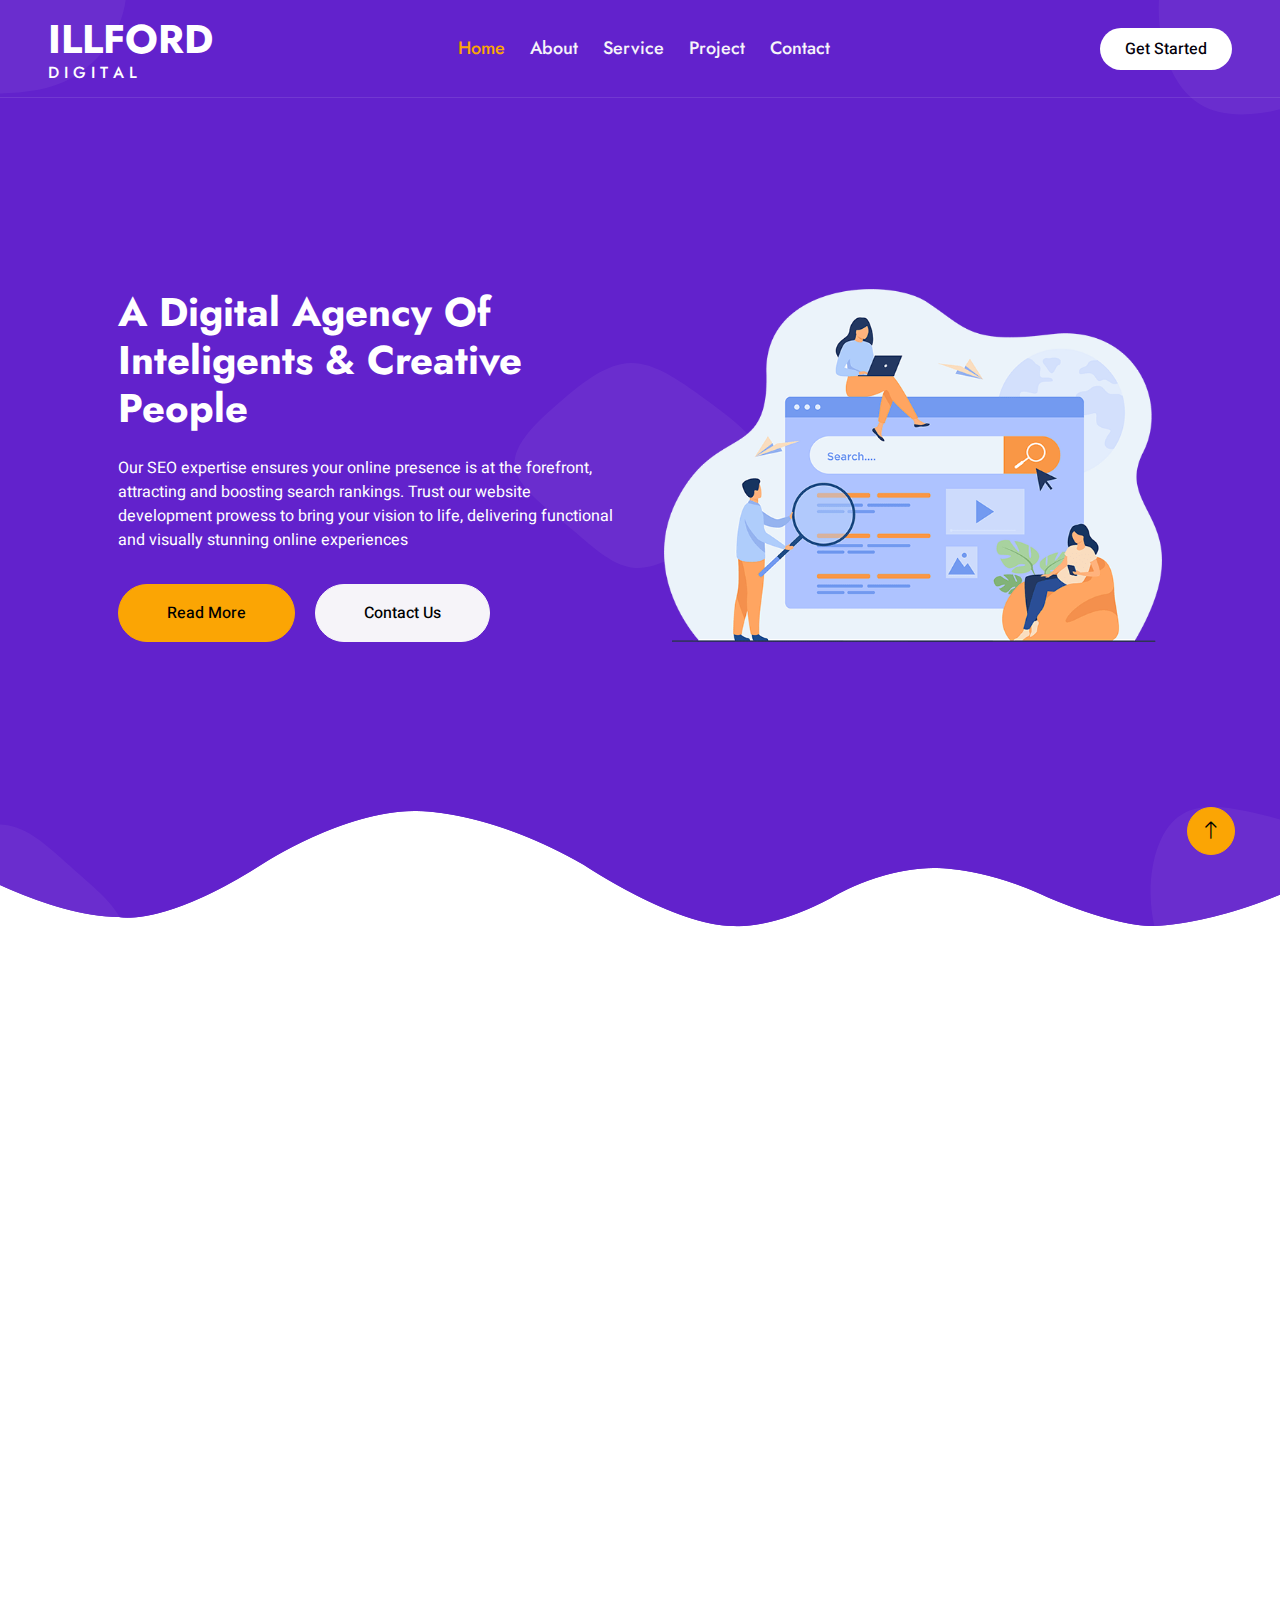
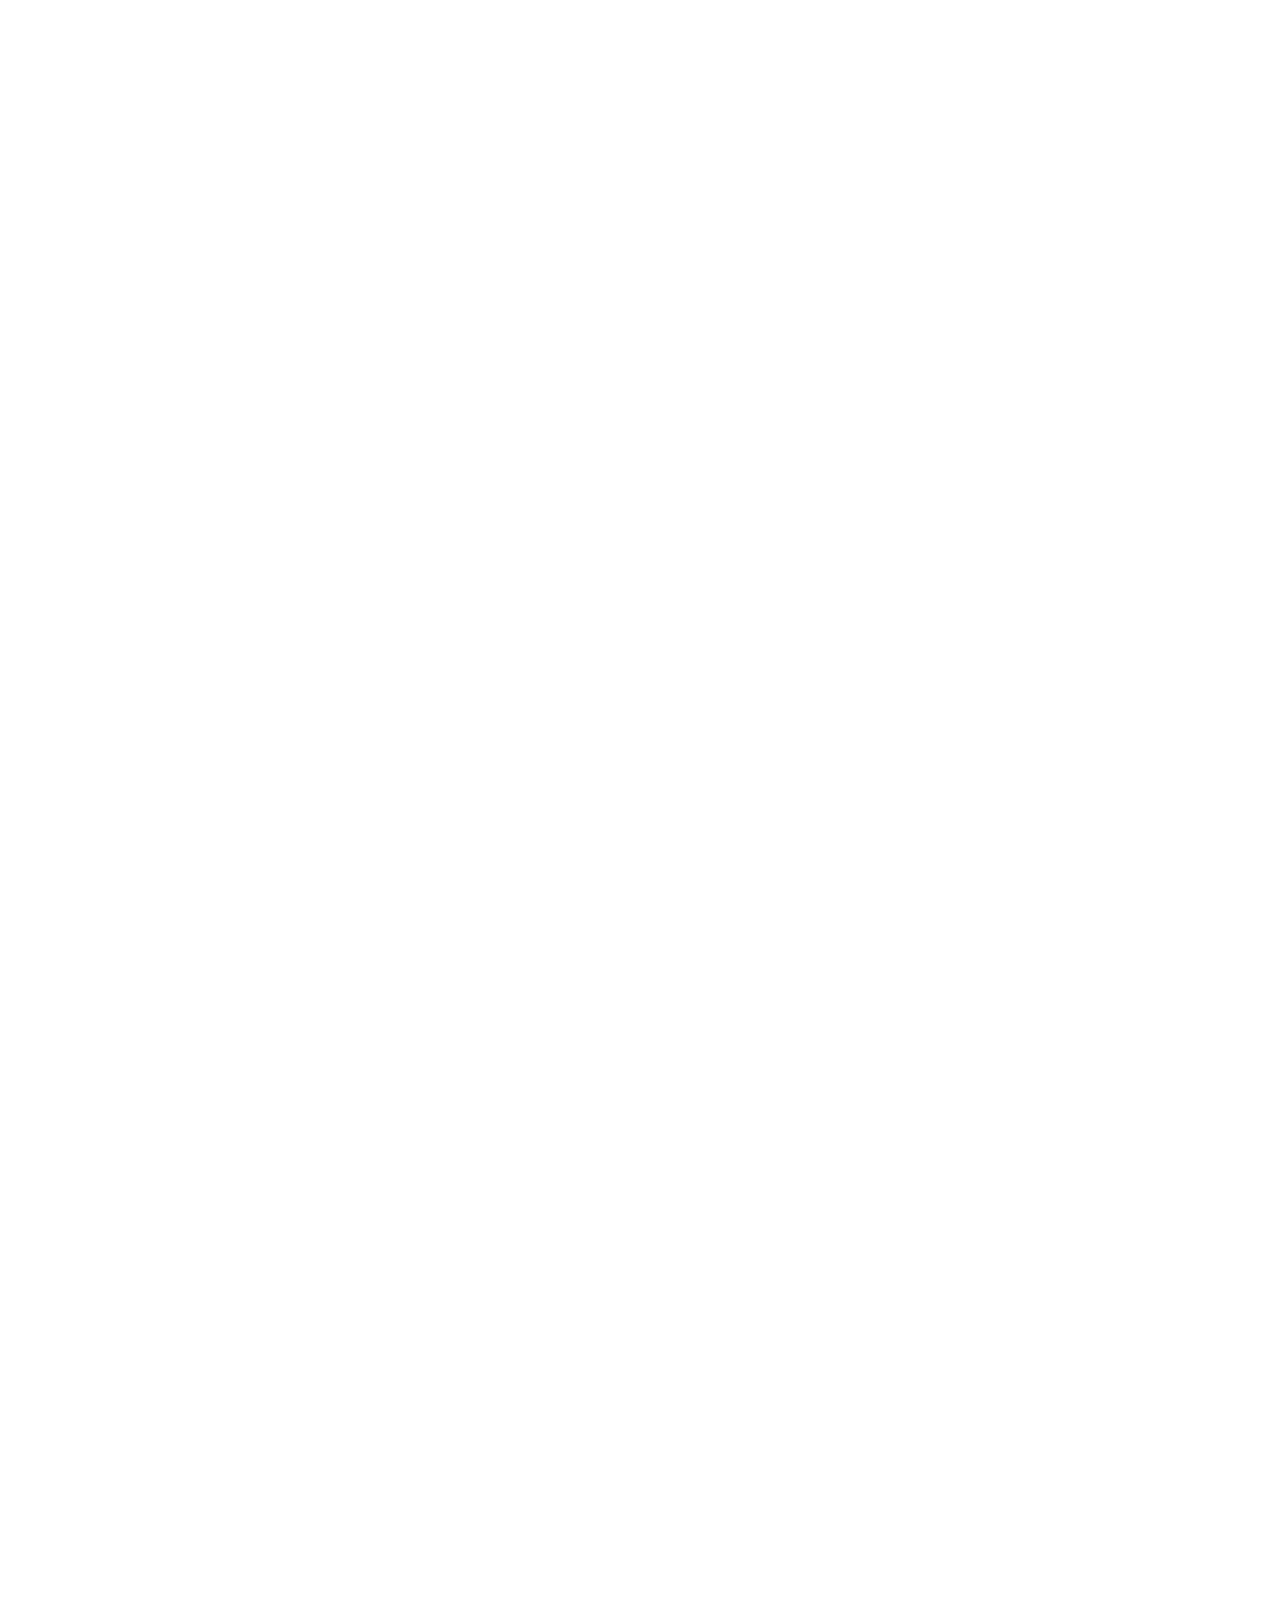
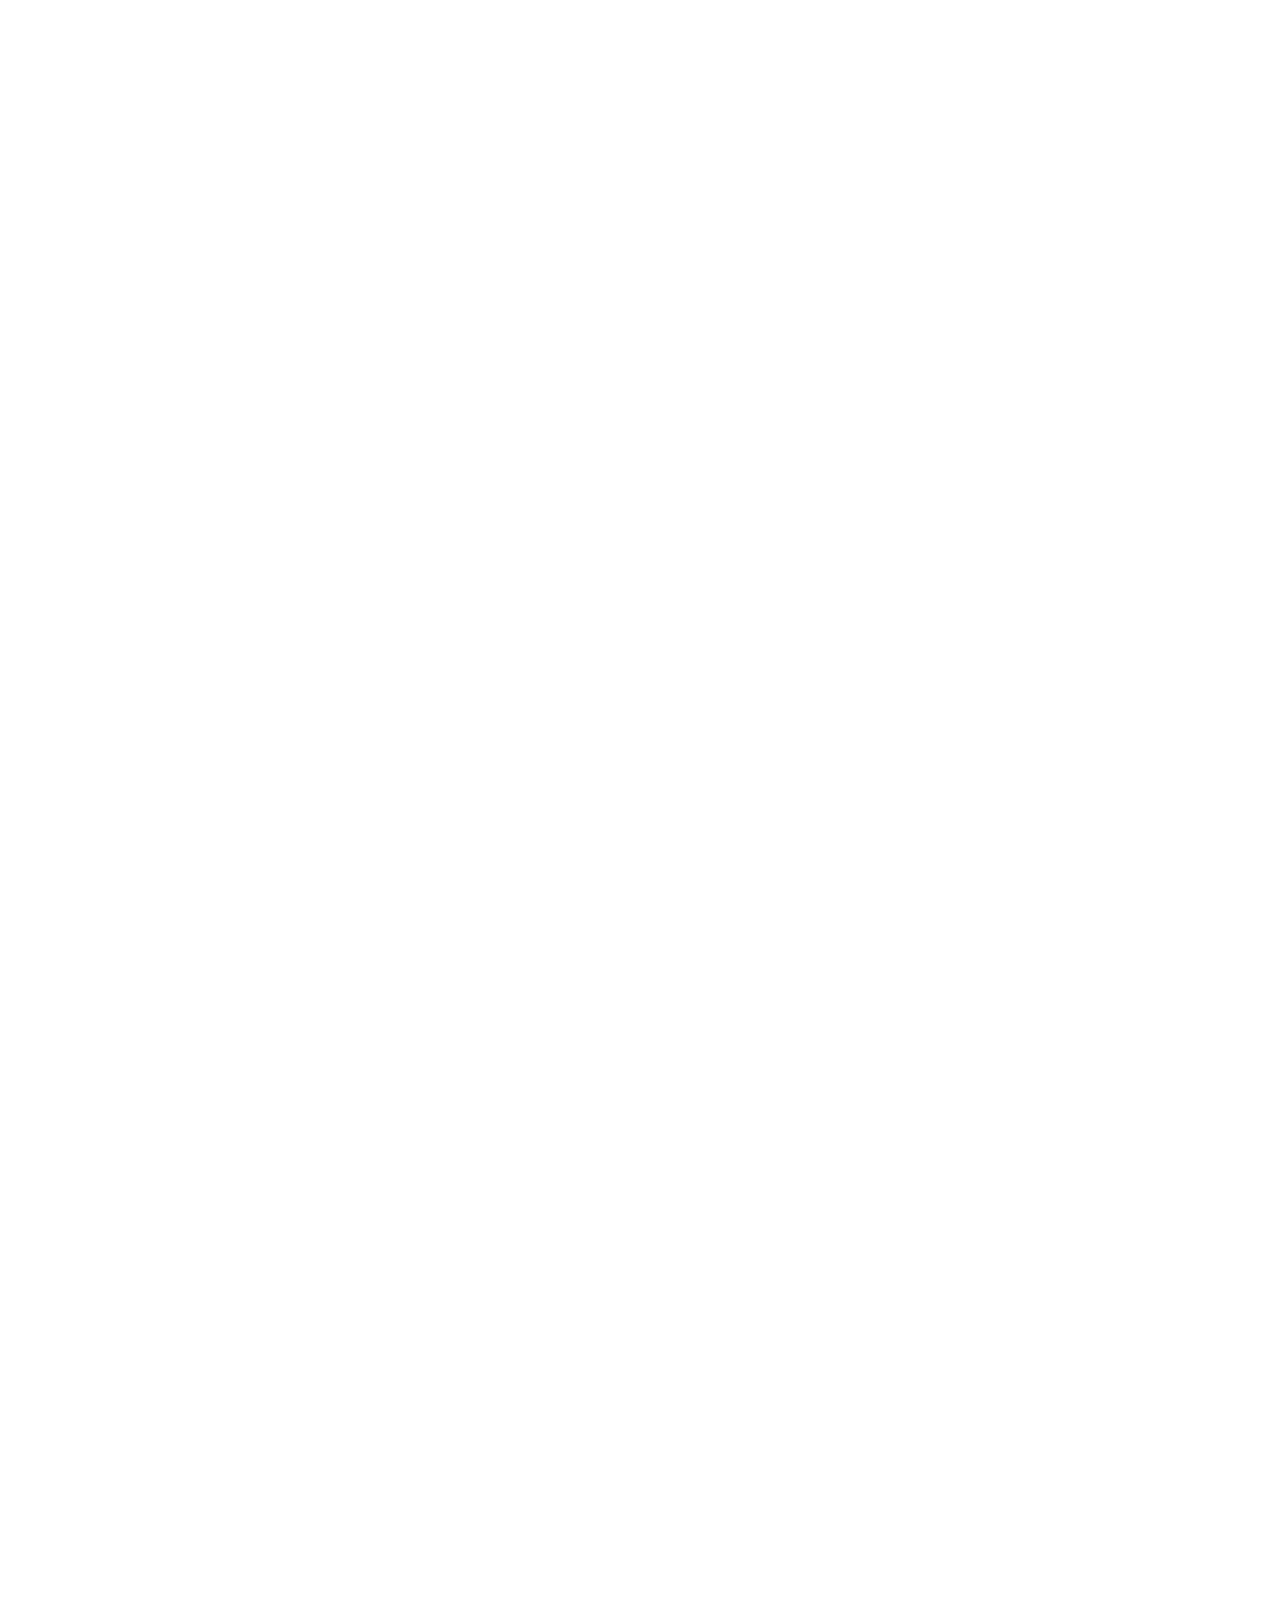
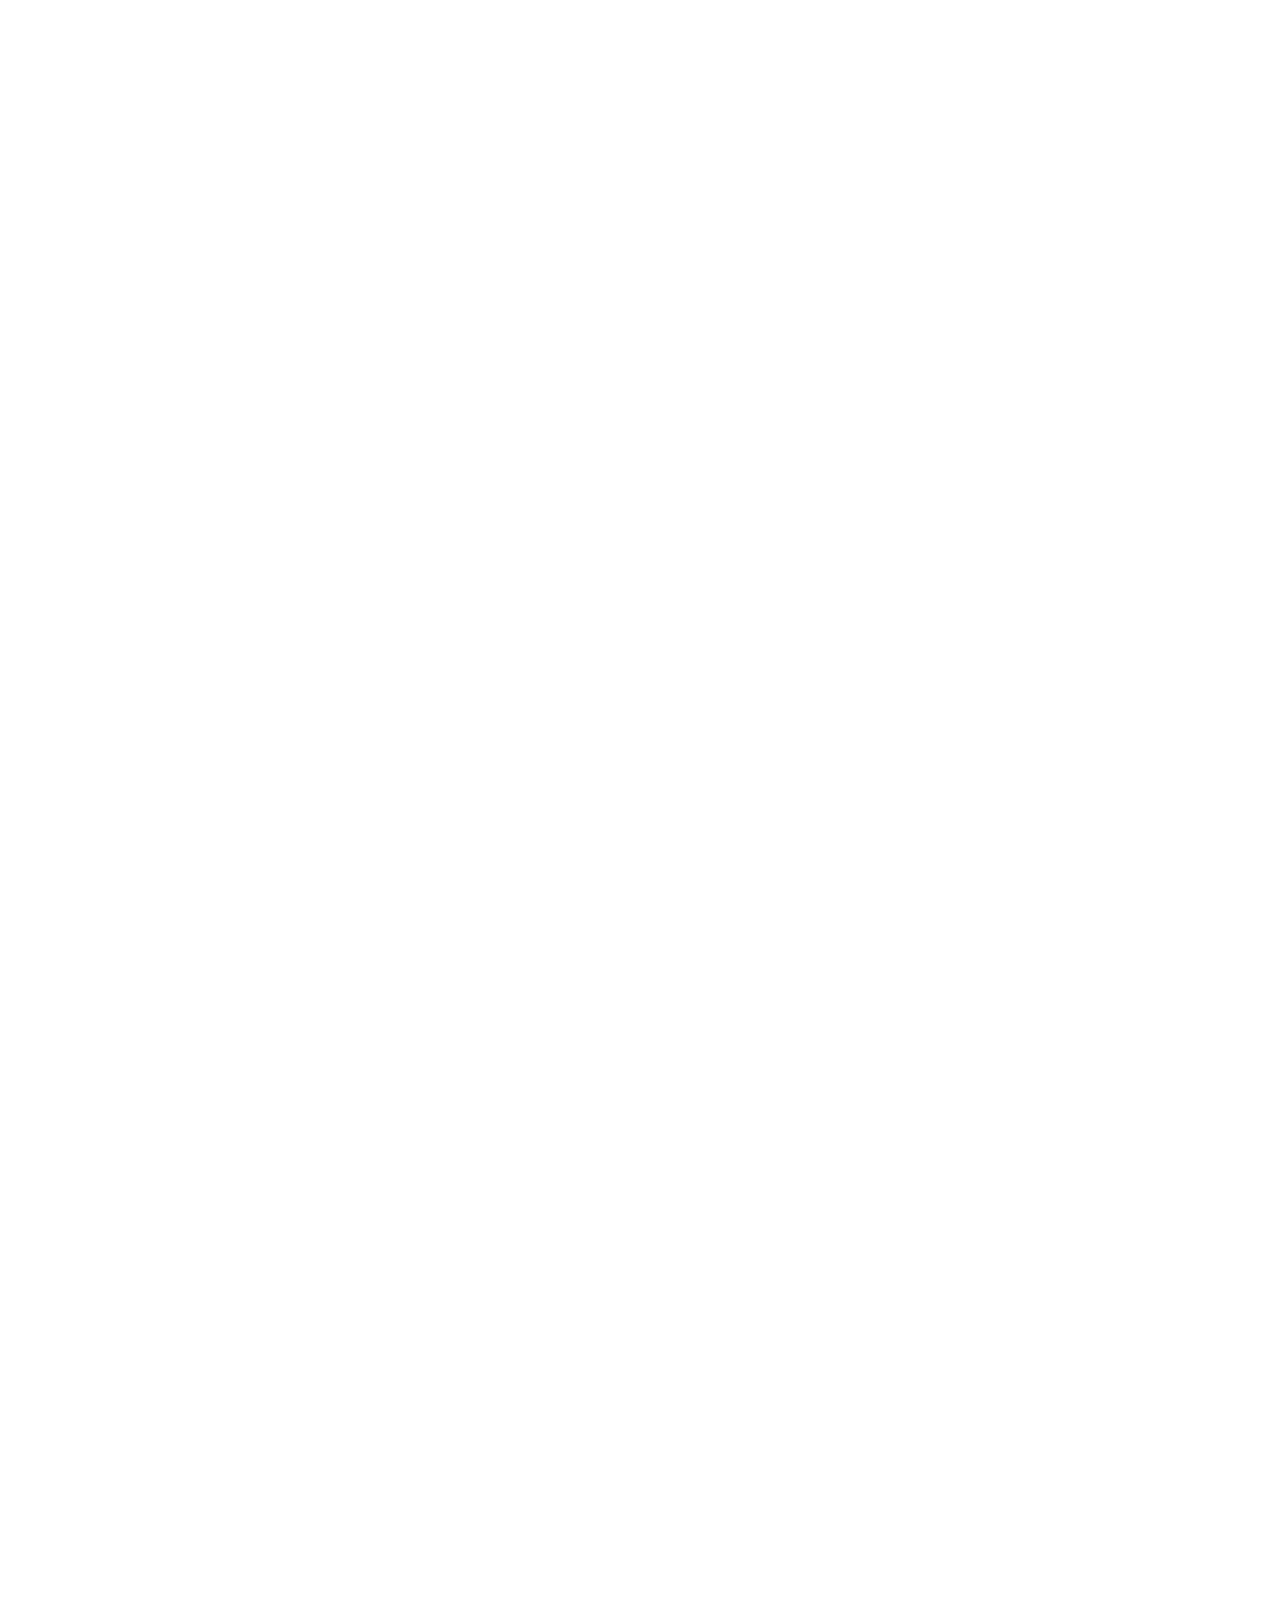
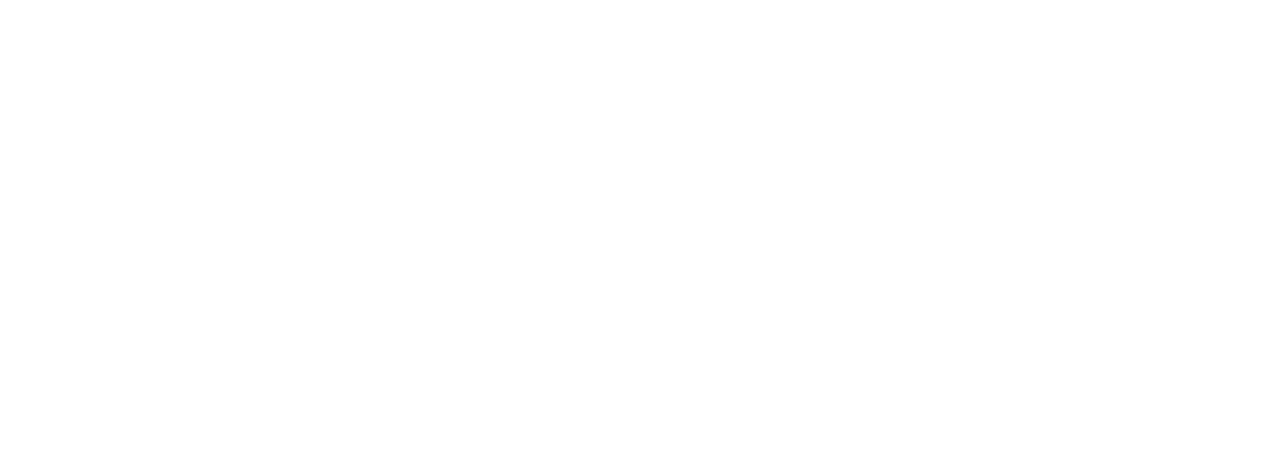
<file: index.html>
<!DOCTYPE html>
<html lang="en">

<head>
    <meta charset="utf-8">
    <title>ILLFORD</title>
    <meta content="width=device-width, initial-scale=1.0" name="viewport">
    <meta content="" name="keywords">
    <meta content="" name="description">

    <!-- Favicon -->
    <link href="img/favicon.ico" rel="icon">

    <!-- Google Web Fonts -->
    <link rel="preconnect" href="https://fonts.googleapis.com">
    <link rel="preconnect" href="https://fonts.gstatic.com" crossorigin>
    <link href="https://fonts.googleapis.com/css2?family=Heebo:wght@400;500&family=Jost:wght@500;600;700&display=swap" rel="stylesheet"> 

    <!-- Icon Font Stylesheet -->
    <link href="https://cdnjs.cloudflare.com/ajax/libs/font-awesome/5.10.0/css/all.min.css" rel="stylesheet">
    <link href="https://cdn.jsdelivr.net/npm/bootstrap-icons@1.4.1/font/bootstrap-icons.css" rel="stylesheet">

    <!-- Libraries Stylesheet -->
    <link href="lib/animate/animate.min.css" rel="stylesheet">
    <link href="lib/owlcarousel/assets/owl.carousel.min.css" rel="stylesheet">
    <link href="lib/lightbox/css/lightbox.min.css" rel="stylesheet">

    <!-- Customized Bootstrap Stylesheet -->
    <link href="css/bootstrap.min.css" rel="stylesheet">

    <!-- Template Stylesheet -->
    <link href="css/style.css" rel="stylesheet">
</head>

<body>
    <div class="container-xxl bg-white p-0">
        <!-- Spinner Start -->
        <div id="spinner" class="show bg-white position-fixed translate-middle w-100 vh-100 top-50 start-50 d-flex align-items-center justify-content-center">
            <div class="spinner-grow text-primary" style="width: 3rem; height: 3rem;" role="status">
                <span class="sr-only">Loading...</span>
            </div>
        </div>
        <!-- Spinner End -->


        <!-- Navbar & Hero Start -->
        <div class="container-xxl position-relative p-0">
            <nav class="navbar navbar-expand-lg navbar-light px-4 px-lg-5 py-3 py-lg-0">
                <a href="" class="navbar-brand p-0">
                    <h1 class="m-0">ILLFORD </h1>
                    
                    <h6 class="m-0">D I G I T A L </h6>
                    <!-- <img src="img/logo.png" alt="Logo"> -->
                </a>
                <button class="navbar-toggler" type="button" data-bs-toggle="collapse" data-bs-target="#navbarCollapse">
                    <span class="fa fa-bars"></span>
                </button>
                <div class="collapse navbar-collapse" id="navbarCollapse">
                    <div class="navbar-nav mx-auto py-0">
                        <a href="index.html" class="nav-item nav-link active">Home</a>
                        <a href="about.html" class="nav-item nav-link">About</a>
                        <a href="service.html" class="nav-item nav-link">Service</a>
                        <a href="project.html" class="nav-item nav-link">Project</a>
                        <div class="nav-item dropdown">
                            
                        </div>
                        <a href="contact.html" class="nav-item nav-link">Contact</a>
                    </div>
                    <a href="" class="btn rounded-pill py-2 px-4 ms-3 d-none d-lg-block">Get Started</a>
                </div>
            </nav>

            <div class="container-xxl bg-primary hero-header">
                <div class="container px-lg-5">
                    <div class="row g-5 align-items-end">
                        <div class="col-lg-6 text-center text-lg-start">
                            <h1 class="text-white mb-4 animated slideInDown">A Digital Agency Of Inteligents & Creative People</h1>
                            <p class="text-white pb-3 animated slideInDown">Our SEO expertise ensures your online presence is at the forefront, attracting and boosting search rankings. Trust our website development prowess to bring your vision to life, delivering functional and visually stunning online experiences </p>
                            <a href="" class="btn btn-secondary py-sm-3 px-sm-5 rounded-pill me-3 animated slideInLeft">Read More</a>
                            <a href="" class="btn btn-light py-sm-3 px-sm-5 rounded-pill animated slideInRight">Contact Us</a>
                        </div>
                        <div class="col-lg-6 text-center text-lg-start">
                            <img class="img-fluid animated zoomIn" src="img/hero.png" alt="">
                        </div>
                    </div>
                </div>
            </div>
        </div>
        <!-- Navbar & Hero End -->


        <!-- Feature Start -->
        <div class="container-xxl py-5">
            <div class="container py-5 px-lg-5">
                <div class="row g-4">
                    <div class="col-lg-4 wow fadeInUp" data-wow-delay="0.1s">
                        <div class="feature-item bg-light rounded text-center p-4">
                            <i class="fa fa-3x fa-mail-bulk text-primary mb-4"></i>
                            <h5 class="mb-3">Digital Marketing</h5>
                            <p class="m-0">With a deep understanding of the digital landscape, we craft and execute strategic marketing campaigns that propel your brand to new heights in the digital world</p>
                        </div>
                    </div>
                    <div class="col-lg-4 wow fadeInUp" data-wow-delay="0.3s">
                        <div class="feature-item bg-light rounded text-center p-4">
                            <i class="fa fa-3x fa-search text-primary mb-4"></i>
                            <h5 class="mb-3">SEO & Backlinks</h5>
                            <p class="m-0">Our team's mastery of search engine optimization techniques ensures that your online presence stands out, capturing top rankings and driving organic growth</p>
                        </div>
                    </div>
                    <div class="col-lg-4 wow fadeInUp" data-wow-delay="0.5s">
                        <div class="feature-item bg-light rounded text-center p-4">
                            <i class="fa fa-3x fa-laptop-code text-primary mb-4"></i>
                            <h5 class="mb-3">Design & Development</h5>
                            <p class="m-0">Transforming ideas into digital reality is our specialty. We create stunning, functional websites that engage and convert, making your online presence a true success story</p>
                        </div>
                    </div>
                </div>
            </div>
        </div>
        <!-- Feature End -->


        <!-- About Start -->
        <div class="container-xxl py-5">
            <div class="container py-5 px-lg-5">
                <div class="row g-5 align-items-center">
                    <div class="col-lg-6 wow fadeInUp" data-wow-delay="0.1s">
                        <p class="section-title text-secondary">About Us<span></span></p>
                        <h1 class="mb-5">#1 Digital solution with 10 years of experience</h1>
                        <p class="mb-4">Years of seasoned expertise in this field, guiding our journey through the digital realm. Experience you can trust, results you can see</p>
                        <div class="skill mb-4">
                            <div class="d-flex justify-content-between">
                                <p class="mb-2">Digital Marketing</p>
                                <p class="mb-2">85%</p>
                            </div>
                            <div class="progress">
                                <div class="progress-bar bg-primary" role="progressbar" aria-valuenow="85" aria-valuemin="0" aria-valuemax="100"></div>
                            </div>
                        </div>
                        <div class="skill mb-4">
                            <div class="d-flex justify-content-between">
                                <p class="mb-2">SEO & Backlinks</p>
                                <p class="mb-2">90%</p>
                            </div>
                            <div class="progress">
                                <div class="progress-bar bg-secondary" role="progressbar" aria-valuenow="90" aria-valuemin="0" aria-valuemax="100"></div>
                            </div>
                        </div>
                        <div class="skill mb-4">
                            <div class="d-flex justify-content-between">
                                <p class="mb-2">Design & Development</p>
                                <p class="mb-2">95%</p>
                            </div>
                            <div class="progress">
                                <div class="progress-bar bg-dark" role="progressbar" aria-valuenow="95" aria-valuemin="0" aria-valuemax="100"></div>
                            </div>
                        </div>
                        <a href="" class="btn btn-primary py-sm-3 px-sm-5 rounded-pill mt-3">Read More</a>
                    </div>
                    <div class="col-lg-6">
                        <img class="img-fluid wow zoomIn" data-wow-delay="0.5s" src="img/about.png">
                    </div>
                </div>
            </div>
        </div>
        <!-- About End -->


        <!-- Facts Start -->
        <div class="container-xxl bg-primary fact py-5 wow fadeInUp" data-wow-delay="0.1s">
            <div class="container py-5 px-lg-5">
                <div class="row g-4">
                    <div class="col-md-6 col-lg-3 text-center wow fadeIn" data-wow-delay="0.1s">
                        <i class="fa fa-certificate fa-3x text-secondary mb-3"></i>
                        <h1 class="text-white mb-2" data-toggle="counter-up">12</h1>
                        <p class="text-white mb-0">Years Experience</p>
                    </div>
                    <div class="col-md-6 col-lg-3 text-center wow fadeIn" data-wow-delay="0.3s">
                        <i class="fa fa-users-cog fa-3x text-secondary mb-3"></i>
                        <h1 class="text-white mb-2" data-toggle="counter-up">234</h1>
                        <p class="text-white mb-0">Team Members</p>
                    </div>
                    <div class="col-md-6 col-lg-3 text-center wow fadeIn" data-wow-delay="0.5s">
                        <i class="fa fa-users fa-3x text-secondary mb-3"></i>
                        <h1 class="text-white mb-2" data-toggle="counter-up">1234</h1>
                        <p class="text-white mb-0">Satisfied Clients</p>
                    </div>
                    <div class="col-md-6 col-lg-3 text-center wow fadeIn" data-wow-delay="0.7s">
                        <i class="fa fa-check fa-3x text-secondary mb-3"></i>
                        <h1 class="text-white mb-2" data-toggle="counter-up">1234</h1>
                        <p class="text-white mb-0">Compleate Projects</p>
                    </div>
                </div>
            </div>
        </div>
        <!-- Facts End -->


        <!-- Service Start -->
        <div class="container-xxl py-5">
            <div class="container py-5 px-lg-5">
                <div class="wow fadeInUp" data-wow-delay="0.1s">
                    <p class="section-title text-secondary justify-content-center"><span></span>Our Services<span></span></p>
                    <h1 class="text-center mb-5">What Solutions We Provide</h1>
                </div>
                <div class="row g-4">
                    <div class="col-lg-4 col-md-6 wow fadeInUp" data-wow-delay="0.1s">
                        <div class="service-item d-flex flex-column text-center rounded">
                            <div class="service-icon flex-shrink-0">
                                <i class="fa fa-search fa-2x"></i>
                            </div>
                            <h5 class="mb-3">SEO Optimization</h5>
                            <p class="m-0">Erat ipsum justo amet duo et elitr dolor, est duo duo eos lorem sed diam stet diam sed stet lorem.</p>
                            <a class="btn btn-square" href=""><i class="fa fa-arrow-right"></i></a>
                        </div>
                    </div>
                    <div class="col-lg-4 col-md-6 wow fadeInUp" data-wow-delay="0.3s">
                        <div class="service-item d-flex flex-column text-center rounded">
                            <div class="service-icon flex-shrink-0">
                                <i class="fa fa-laptop-code fa-2x"></i>
                            </div>
                            <h5 class="mb-3">Web Design</h5>
                            <p class="m-0">Erat ipsum justo amet duo et elitr dolor, est duo duo eos lorem sed diam stet diam sed stet lorem.</p>
                            <a class="btn btn-square" href=""><i class="fa fa-arrow-right"></i></a>
                        </div>
                    </div>
                    <div class="col-lg-4 col-md-6 wow fadeInUp" data-wow-delay="0.5s">
                        <div class="service-item d-flex flex-column text-center rounded">
                            <div class="service-icon flex-shrink-0">
                                <i class="fab fa-facebook-f fa-2x"></i>
                            </div>
                            <h5 class="mb-3">Social Media Marketing</h5>
                            <p class="m-0">Erat ipsum justo amet duo et elitr dolor, est duo duo eos lorem sed diam stet diam sed stet lorem.</p>
                            <a class="btn btn-square" href=""><i class="fa fa-arrow-right"></i></a>
                        </div>
                    </div>
                    <div class="col-lg-4 col-md-6 wow fadeInUp" data-wow-delay="0.1s">
                        <div class="service-item d-flex flex-column text-center rounded">
                            <div class="service-icon flex-shrink-0">
                                <i class="fa fa-mail-bulk fa-2x"></i>
                            </div>
                            <h5 class="mb-3">Email Marketing</h5>
                            <p class="m-0">Erat ipsum justo amet duo et elitr dolor, est duo duo eos lorem sed diam stet diam sed stet lorem.</p>
                            <a class="btn btn-square" href=""><i class="fa fa-arrow-right"></i></a>
                        </div>
                    </div>
                    <div class="col-lg-4 col-md-6 wow fadeInUp" data-wow-delay="0.3s">
                        <div class="service-item d-flex flex-column text-center rounded">
                            <div class="service-icon flex-shrink-0">
                                <i class="fa fa-thumbs-up fa-2x"></i>
                            </div>
                            <h5 class="mb-3">PPC Advertising</h5>
                            <p class="m-0">Erat ipsum justo amet duo et elitr dolor, est duo duo eos lorem sed diam stet diam sed stet lorem.</p>
                            <a class="btn btn-square" href=""><i class="fa fa-arrow-right"></i></a>
                        </div>
                    </div>
                    <div class="col-lg-4 col-md-6 wow fadeInUp" data-wow-delay="0.5s">
                        <div class="service-item d-flex flex-column text-center rounded">
                            <div class="service-icon flex-shrink-0">
                                <i class="fab fa-android fa-2x"></i>
                            </div>
                            <h5 class="mb-3">App Development</h5>
                            <p class="m-0">Erat ipsum justo amet duo et elitr dolor, est duo duo eos lorem sed diam stet diam sed stet lorem.</p>
                            <a class="btn btn-square" href=""><i class="fa fa-arrow-right"></i></a>
                        </div>
                    </div>
                </div>
            </div>
        </div>
        <!-- Service End -->


        <!-- Newsletter Start -->
        <div class="container-xxl bg-primary newsletter py-5 wow fadeInUp" data-wow-delay="0.1s">
            <div class="container py-5 px-lg-5">
                <div class="row justify-content-center">
                    <div class="col-lg-7 text-center">
                        <p class="section-title text-white justify-content-center"><span></span>Newsletter<span></span></p>
                        <h1 class="text-center text-white mb-4">Stay Always In Touch</h1>
                        <p class="text-white mb-4">Diam dolor diam ipsum et tempor sit. Aliqu diam amet diam et eos labore. Clita erat ipsum et lorem et sit sed stet lorem sit clita duo justo</p>
                        <div class="position-relative w-100 mt-3">
                            <input class="form-control border-0 rounded-pill w-100 ps-4 pe-5" type="text" placeholder="Enter Your Email" style="height: 48px;">
                            <button type="button" class="btn shadow-none position-absolute top-0 end-0 mt-1 me-2"><i class="fa fa-paper-plane text-primary fs-4"></i></button>
                        </div>
                    </div>
                </div>
            </div>
        </div>
        <!-- Newsletter End -->


        <!-- Projects Start -->
        <div class="container-xxl py-5">
            <div class="container py-5 px-lg-5">
                <div class="wow fadeInUp" data-wow-delay="0.1s">
                    <p class="section-title text-secondary justify-content-center"><span></span>Our Projects<span></span></p>
                    <h1 class="text-center mb-5">Recently Completed Projects</h1>
                </div>
                <div class="row mt-n2 wow fadeInUp" data-wow-delay="0.3s">
                    <div class="col-12 text-center">
                        <ul class="list-inline mb-5" id="portfolio-flters">
                            <li class="mx-2 active" data-filter="*">All</li>
                            <li class="mx-2" data-filter=".first">Web Design</li>
                            <li class="mx-2" data-filter=".second">Graphic Design</li>
                        </ul>
                    </div>
                </div>
                <div class="row g-4 portfolio-container">
                    <div class="col-lg-4 col-md-6 portfolio-item first wow fadeInUp" data-wow-delay="0.1s">
                        <div class="rounded overflow-hidden">
                            <div class="position-relative overflow-hidden">
                                <img class="img-fluid w-100" src="img/portfolio-1.jpg" alt="">
                                <div class="portfolio-overlay">
                                    <a class="btn btn-square btn-outline-light mx-1" href="img/portfolio-1.jpg" data-lightbox="portfolio"><i class="fa fa-eye"></i></a>
                                    <a class="btn btn-square btn-outline-light mx-1" href=""><i class="fa fa-link"></i></a>
                                </div>
                            </div>
                            <div class="bg-light p-4">
                                <p class="text-primary fw-medium mb-2">UI / UX Design</p>
                                <h5 class="lh-base mb-0">Digital Agency Website Design And Development</a>
                            </div>
                        </div>
                    </div>
                    <div class="col-lg-4 col-md-6 portfolio-item second wow fadeInUp" data-wow-delay="0.3s">
                        <div class="rounded overflow-hidden">
                            <div class="position-relative overflow-hidden">
                                <img class="img-fluid w-100" src="img/portfolio-2.jpg" alt="">
                                <div class="portfolio-overlay">
                                    <a class="btn btn-square btn-outline-light mx-1" href="img/portfolio-2.jpg" data-lightbox="portfolio"><i class="fa fa-eye"></i></a>
                                    <a class="btn btn-square btn-outline-light mx-1" href=""><i class="fa fa-link"></i></a>
                                </div>
                            </div>
                            <div class="bg-light p-4">
                                <p class="text-primary fw-medium mb-2">UI / UX Design</p>
                                <h5 class="lh-base mb-0">Digital Agency Website Design And Development</a>
                            </div>
                        </div>
                    </div>
                    <div class="col-lg-4 col-md-6 portfolio-item first wow fadeInUp" data-wow-delay="0.5s">
                        <div class="rounded overflow-hidden">
                            <div class="position-relative overflow-hidden">
                                <img class="img-fluid w-100" src="img/portfolio-3.jpg" alt="">
                                <div class="portfolio-overlay">
                                    <a class="btn btn-square btn-outline-light mx-1" href="img/portfolio-3.jpg" data-lightbox="portfolio"><i class="fa fa-eye"></i></a>
                                    <a class="btn btn-square btn-outline-light mx-1" href=""><i class="fa fa-link"></i></a>
                                </div>
                            </div>
                            <div class="bg-light p-4">
                                <p class="text-primary fw-medium mb-2">UI / UX Design</p>
                                <h5 class="lh-base mb-0">Digital Agency Website Design And Development</a>
                            </div>
                        </div>
                    </div>
                    <div class="col-lg-4 col-md-6 portfolio-item second wow fadeInUp" data-wow-delay="0.1s">
                        <div class="rounded overflow-hidden">
                            <div class="position-relative overflow-hidden">
                                <img class="img-fluid w-100" src="img/portfolio-4.jpg" alt="">
                                <div class="portfolio-overlay">
                                    <a class="btn btn-square btn-outline-light mx-1" href="img/portfolio-4.jpg" data-lightbox="portfolio"><i class="fa fa-eye"></i></a>
                                    <a class="btn btn-square btn-outline-light mx-1" href=""><i class="fa fa-link"></i></a>
                                </div>
                            </div>
                            <div class="bg-light p-4">
                                <p class="text-primary fw-medium mb-2">UI / UX Design</p>
                                <h5 class="lh-base mb-0">Digital Agency Website Design And Development</a>
                            </div>
                        </div>
                    </div>
                    <div class="col-lg-4 col-md-6 portfolio-item first wow fadeInUp" data-wow-delay="0.3s">
                        <div class="rounded overflow-hidden">
                            <div class="position-relative overflow-hidden">
                                <img class="img-fluid w-100" src="img/portfolio-5.jpg" alt="">
                                <div class="portfolio-overlay">
                                    <a class="btn btn-square btn-outline-light mx-1" href="img/portfolio-5.jpg" data-lightbox="portfolio"><i class="fa fa-eye"></i></a>
                                    <a class="btn btn-square btn-outline-light mx-1" href=""><i class="fa fa-link"></i></a>
                                </div>
                            </div>
                            <div class="bg-light p-4">
                                <p class="text-primary fw-medium mb-2">UI / UX Design</p>
                                <h5 class="lh-base mb-0">Digital Agency Website Design And Development</a>
                            </div>
                        </div>
                    </div>
                    <div class="col-lg-4 col-md-6 portfolio-item second wow fadeInUp" data-wow-delay="0.5s">
                        <div class="rounded overflow-hidden">
                            <div class="position-relative overflow-hidden">
                                <img class="img-fluid w-100" src="img/portfolio-6.jpg" alt="">
                                <div class="portfolio-overlay">
                                    <a class="btn btn-square btn-outline-light mx-1" href="img/portfolio-6.jpg" data-lightbox="portfolio"><i class="fa fa-eye"></i></a>
                                    <a class="btn btn-square btn-outline-light mx-1" href=""><i class="fa fa-link"></i></a>
                                </div>
                            </div>
                            <div class="bg-light p-4">
                                <p class="text-primary fw-medium mb-2">UI / UX Design</p>
                                <h5 class="lh-base mb-0">Digital Agency Website Design And Development</a>
                            </div>
                        </div>
                    </div>
                </div>
            </div>
        </div>
        <!-- Projects End -->


        <!-- Testimonial Start -->
        <div class="container-xxl py-5 wow fadeInUp" data-wow-delay="0.1s">
            <div class="container py-5 px-lg-5">
                <p class="section-title text-secondary justify-content-center"><span></span>Testimonial<span></span></p>
                <h1 class="text-center mb-5">What Say Our Clients!</h1>
                <div class="owl-carousel testimonial-carousel">
                    <div class="testimonial-item bg-light rounded my-4">
                        <p class="fs-5"><i class="fa fa-quote-left fa-4x text-primary mt-n4 me-3"></i>Diam dolor diam ipsum sit. Aliqu diam amet diam et eos. Clita erat ipsum et lorem et sit sed stet lorem sit clita duo justo.</p>
                        <div class="d-flex align-items-center">
                            <img class="img-fluid flex-shrink-0 rounded-circle" src="img/testimonial-1.jpg" style="width: 65px; height: 65px;">
                            <div class="ps-4">
                                <h5 class="mb-1">Client Name</h5>
                                <span>Profession</span>
                            </div>
                        </div>
                    </div>
                    <div class="testimonial-item bg-light rounded my-4">
                        <p class="fs-5"><i class="fa fa-quote-left fa-4x text-primary mt-n4 me-3"></i>Diam dolor diam ipsum sit. Aliqu diam amet diam et eos. Clita erat ipsum et lorem et sit sed stet lorem sit clita duo justo.</p>
                        <div class="d-flex align-items-center">
                            <img class="img-fluid flex-shrink-0 rounded-circle" src="img/testimonial-2.jpg" style="width: 65px; height: 65px;">
                            <div class="ps-4">
                                <h5 class="mb-1">Client Name</h5>
                                <span>Profession</span>
                            </div>
                        </div>
                    </div>
                    <div class="testimonial-item bg-light rounded my-4">
                        <p class="fs-5"><i class="fa fa-quote-left fa-4x text-primary mt-n4 me-3"></i>Diam dolor diam ipsum sit. Aliqu diam amet diam et eos. Clita erat ipsum et lorem et sit sed stet lorem sit clita duo justo.</p>
                        <div class="d-flex align-items-center">
                            <img class="img-fluid flex-shrink-0 rounded-circle" src="img/testimonial-3.jpg" style="width: 65px; height: 65px;">
                            <div class="ps-4">
                                <h5 class="mb-1">Client Name</h5>
                                <span>Profession</span>
                            </div>
                        </div>
                    </div>
                </div>
            </div>
        </div>
        <!-- Testimonial End -->


        

     
        <!-- Footer Start -->
        <div class="container-fluid bg-primary text-light footer wow fadeIn" data-wow-delay="0.1s">
            <div class="container py-5 px-lg-5">
                <div class="row g-5">
                    <div class="col-md-6 col-lg-3">
                        <p class="section-title text-white h5 mb-4">Address<span></span></p>
                        <p><i class="fa fa-map-marker-alt me-3"></i>ERNAKULAM, INDIA,</p>
                        <p><i class="fa fa-phone-alt me-3"></i>+012 345 67890</p>
                        <p><i class="fa fa-envelope me-3"></i>illford@example.com</p>
                        <div class="d-flex pt-2">
                            <a class="btn btn-outline-light btn-social" href=""><i class="fab fa-twitter"></i></a>
                            <a class="btn btn-outline-light btn-social" href=""><i class="fab fa-facebook-f"></i></a>
                            <a class="btn btn-outline-light btn-social" href=""><i class="fab fa-instagram"></i></a>
                            <a class="btn btn-outline-light btn-social" href=""><i class="fab fa-linkedin-in"></i></a>
                        </div>
                    </div>
                    <div class="col-md-6 col-lg-3">
                        <p class="section-title text-white h5 mb-4">Quick Link<span></span></p>
                        <a class="btn btn-link" href="">About Us</a>
                        <a class="btn btn-link" href="">Contact Us</a>
                        <a class="btn btn-link" href="">Privacy Policy</a>
                        <a class="btn btn-link" href="">Terms & Condition</a>
                        <a class="btn btn-link" href="">Career</a>
                    </div>
                    <div class="col-md-6 col-lg-3">
                        <p class="section-title text-white h5 mb-4">Gallery<span></span></p>
                        <div class="row g-2">
                            <div class="col-4">
                                <img class="img-fluid" src="img/portfolio-1.jpg" alt="Image">
                            </div>
                            <div class="col-4">
                                <img class="img-fluid" src="img/portfolio-2.jpg" alt="Image">
                            </div>
                            <div class="col-4">
                                <img class="img-fluid" src="img/portfolio-3.jpg" alt="Image">
                            </div>
                            <div class="col-4">
                                <img class="img-fluid" src="img/portfolio-4.jpg" alt="Image">
                            </div>
                            <div class="col-4">
                                <img class="img-fluid" src="img/portfolio-5.jpg" alt="Image">
                            </div>
                            <div class="col-4">
                                <img class="img-fluid" src="img/portfolio-6.jpg" alt="Image">
                            </div>
                        </div>
                    </div>
                    <div class="col-md-6 col-lg-3">
                        <p class="section-title text-white h5 mb-4">Newsletter<span></span></p>
                        <p>Lorem ipsum dolor sit amet elit. Phasellus nec pretium mi. Curabitur facilisis ornare velit non vulpu</p>
                        <div class="position-relative w-100 mt-3">
                            <input class="form-control border-0 rounded-pill w-100 ps-4 pe-5" type="text" placeholder="Your Email" style="height: 48px;">
                            <button type="button" class="btn shadow-none position-absolute top-0 end-0 mt-1 me-2"><i class="fa fa-paper-plane text-primary fs-4"></i></button>
                        </div>
                    </div>
                </div>
            </div>
            <div class="container px-lg-5">
                <div class="copyright">
                    <div class="row">
                        <div class="col-md-6 text-center text-md-start mb-3 mb-md-0">
                            &copy; <a class="border-bottom" href="https://freewebsitecode.com">Illford</a>, All Right Reserved. 
							
							
							
                        </div>
                        <div class="col-md-6 text-center text-md-end">
                            <div class="footer-menu">
                                <a href="">Home</a>
                                <a href="">Cookies</a>
                                <a href="">Help</a>
                                <a href="">FQAs</a>
                            </div>
                        </div>
                    </div>
                </div>
            </div>
        </div>
        <!-- Footer End -->


        <!-- Back to Top -->
        <a href="#" class="btn btn-lg btn-secondary btn-lg-square back-to-top"><i class="bi bi-arrow-up"></i></a>
    </div>

    <!-- JavaScript Libraries -->
    <script src="https://code.jquery.com/jquery-3.4.1.min.js"></script>
    <script src="https://cdn.jsdelivr.net/npm/bootstrap@5.0.0/dist/js/bootstrap.bundle.min.js"></script>
    <script src="lib/wow/wow.min.js"></script>
    <script src="lib/easing/easing.min.js"></script>
    <script src="lib/waypoints/waypoints.min.js"></script>
    <script src="lib/counterup/counterup.min.js"></script>
    <script src="lib/owlcarousel/owl.carousel.min.js"></script>
    <script src="lib/isotope/isotope.pkgd.min.js"></script>
    <script src="lib/lightbox/js/lightbox.min.js"></script>

    <!-- Template Javascript -->
    <script src="js/main.js"></script>
</body>

</html>
</file>
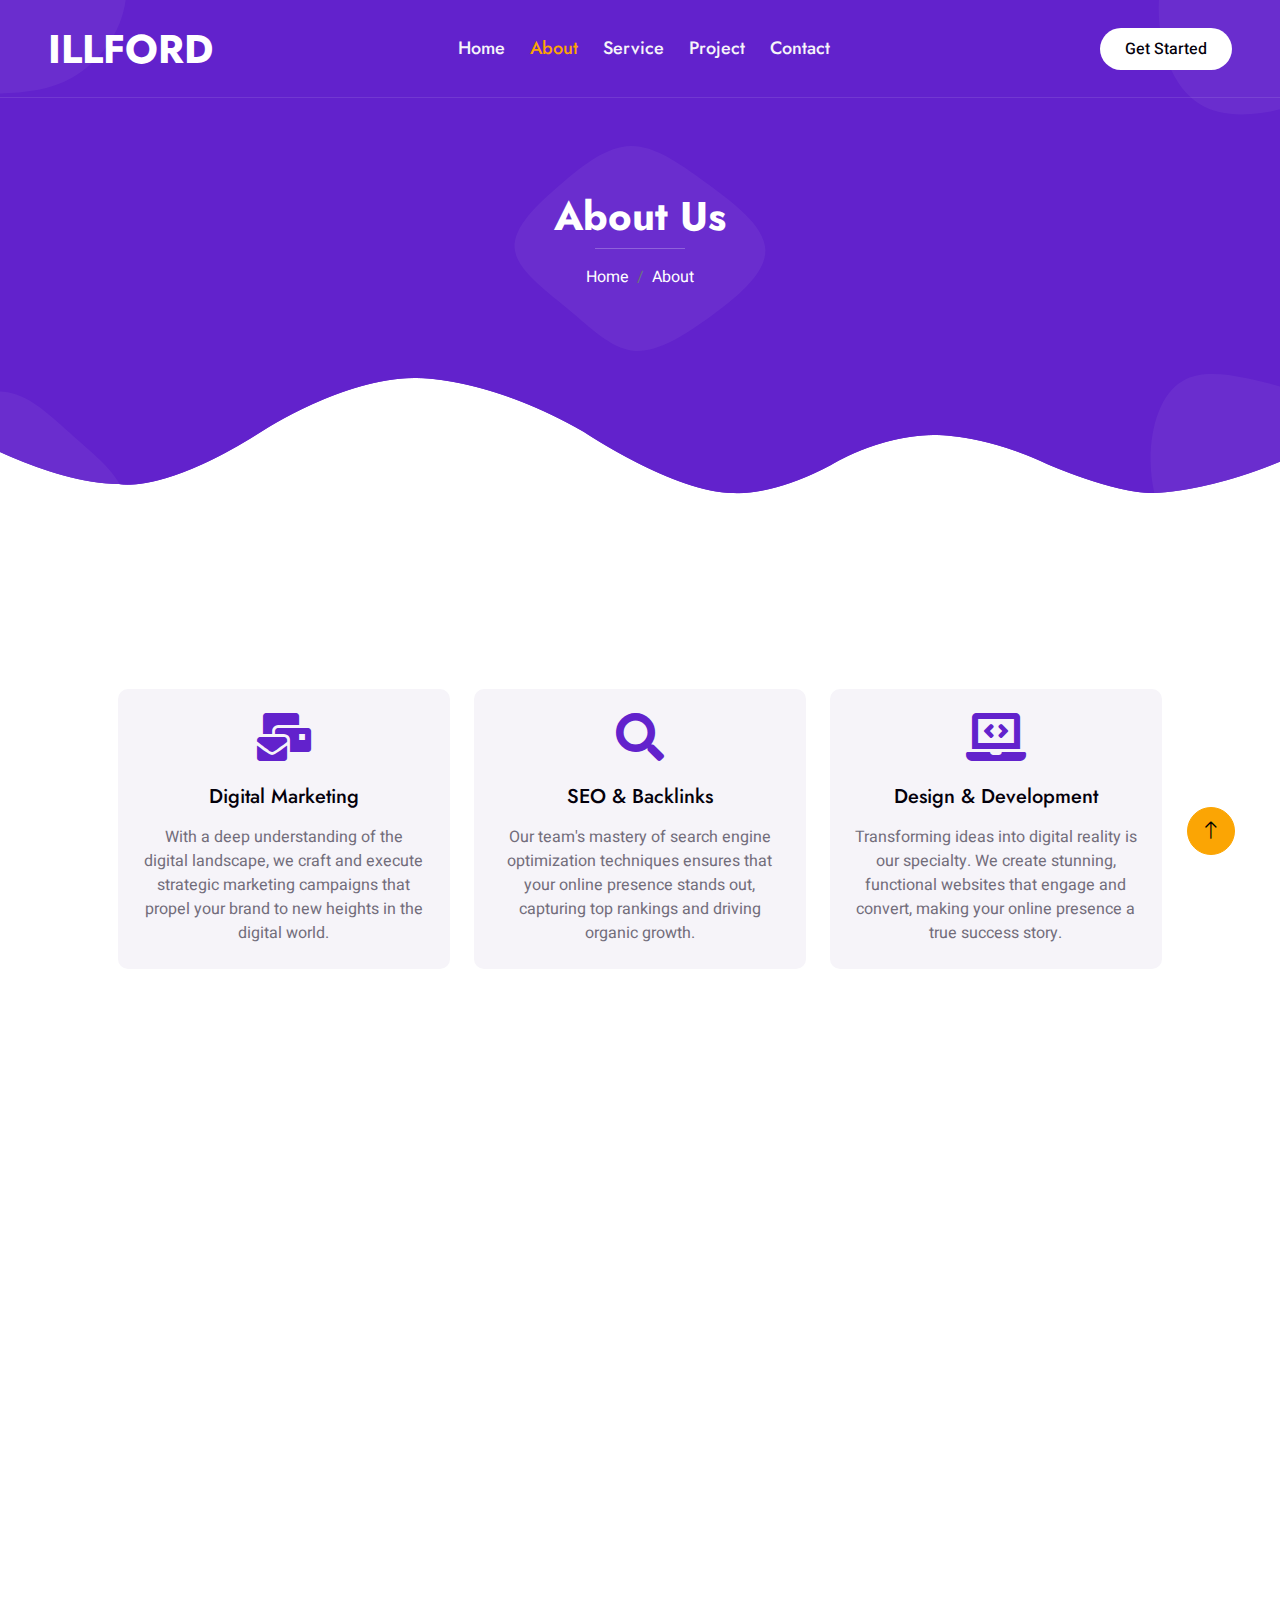
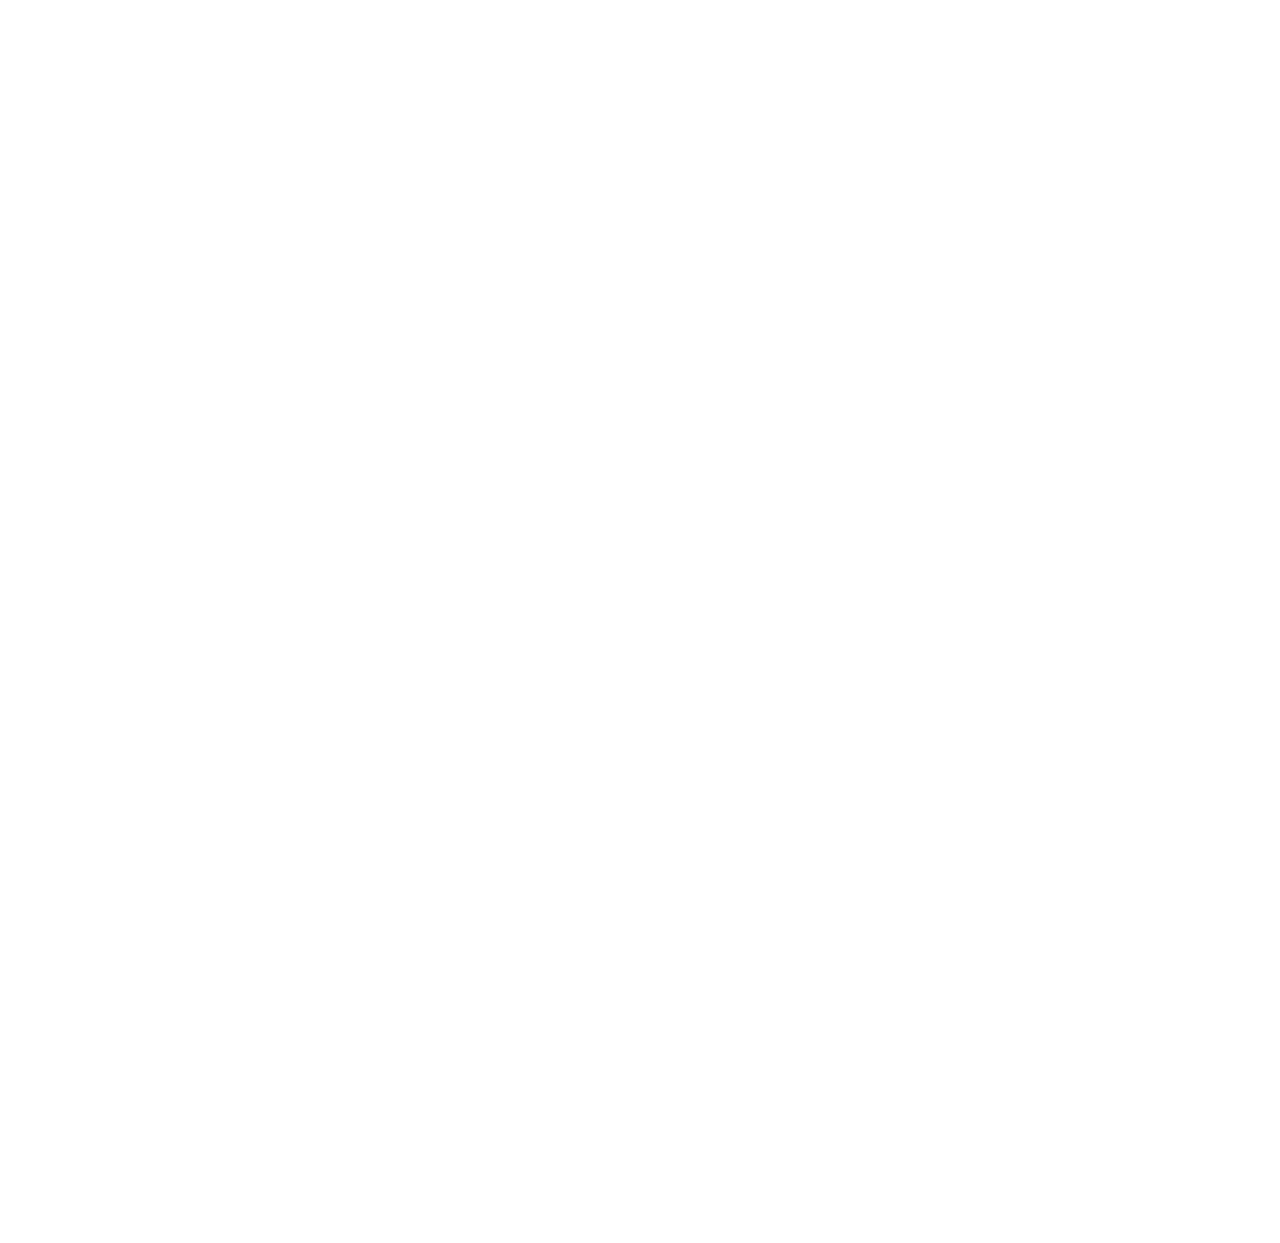
<file: about.html>
<!DOCTYPE html>
<html lang="en">

<head>
    <meta charset="utf-8">
    <title>DGital - Digital Agency HTML Template</title>
    <meta content="width=device-width, initial-scale=1.0" name="viewport">
    <meta content="" name="keywords">
    <meta content="" name="description">

    <!-- Favicon -->
    <link href="img/favicon.ico" rel="icon">

    <!-- Google Web Fonts -->
    <link rel="preconnect" href="https://fonts.googleapis.com">
    <link rel="preconnect" href="https://fonts.gstatic.com" crossorigin>
    <link href="https://fonts.googleapis.com/css2?family=Heebo:wght@400;500&family=Jost:wght@500;600;700&display=swap" rel="stylesheet"> 

    <!-- Icon Font Stylesheet -->
    <link href="https://cdnjs.cloudflare.com/ajax/libs/font-awesome/5.10.0/css/all.min.css" rel="stylesheet">
    <link href="https://cdn.jsdelivr.net/npm/bootstrap-icons@1.4.1/font/bootstrap-icons.css" rel="stylesheet">

    <!-- Libraries Stylesheet -->
    <link href="lib/animate/animate.min.css" rel="stylesheet">
    <link href="lib/owlcarousel/assets/owl.carousel.min.css" rel="stylesheet">
    <link href="lib/lightbox/css/lightbox.min.css" rel="stylesheet">

    <!-- Customized Bootstrap Stylesheet -->
    <link href="css/bootstrap.min.css" rel="stylesheet">

    <!-- Template Stylesheet -->
    <link href="css/style.css" rel="stylesheet">
</head>

<body>
    <div class="container-xxl bg-white p-0">
        <!-- Spinner Start -->
        <div id="spinner" class="show bg-white position-fixed translate-middle w-100 vh-100 top-50 start-50 d-flex align-items-center justify-content-center">
            <div class="spinner-grow text-primary" style="width: 3rem; height: 3rem;" role="status">
                <span class="sr-only">Loading...</span>
            </div>
        </div>
        <!-- Spinner End -->


        <!-- Navbar & Hero Start -->
        <div class="container-xxl position-relative p-0">
            <nav class="navbar navbar-expand-lg navbar-light px-4 px-lg-5 py-3 py-lg-0">
                <a href="" class="navbar-brand p-0">
                    <h1 class="m-0">ILLFORD</h1>
                    <!-- <img src="img/logo.png" alt="Logo"> -->
                </a>
                <button class="navbar-toggler" type="button" data-bs-toggle="collapse" data-bs-target="#navbarCollapse">
                    <span class="fa fa-bars"></span>
                </button>
                <div class="collapse navbar-collapse" id="navbarCollapse">
                    <div class="navbar-nav mx-auto py-0">
                        <a href="index.html" class="nav-item nav-link">Home</a>
                        <a href="about.html" class="nav-item nav-link active">About</a>
                        <a href="service.html" class="nav-item nav-link">Service</a>
                        <a href="project.html" class="nav-item nav-link">Project</a>
                        <div class="nav-item dropdown">
                           
                        </div>
                        <a href="contact.html" class="nav-item nav-link">Contact</a>
                    </div>
                    <a href="" class="btn rounded-pill py-2 px-4 ms-3 d-none d-lg-block">Get Started</a>
                </div>
            </nav>

            <div class="container-xxl py-5 bg-primary hero-header">
                <div class="container my-5 py-5 px-lg-5">
                    <div class="row g-5 py-5">
                        <div class="col-12 text-center">
                            <h1 class="text-white animated slideInDown">About Us</h1>
                            <hr class="bg-white mx-auto mt-0" style="width: 90px;">
                            <nav aria-label="breadcrumb">
                                <ol class="breadcrumb justify-content-center">
                                    <li class="breadcrumb-item"><a class="text-white" href="#">Home</a></li>
                                   
                                    <li class="breadcrumb-item text-white active" aria-current="page">About</li>
                                </ol>
                            </nav>
                        </div>
                    </div>
                </div>
            </div>
        </div>
        <!-- Navbar & Hero End -->


        <!-- Feature Start -->
        <div class="container-xxl py-5">
            <div class="container py-5 px-lg-5">
                <div class="row g-4">
                    <div class="col-lg-4 wow fadeInUp" data-wow-delay="0.1s">
                        <div class="feature-item bg-light rounded text-center p-4">
                            <i class="fa fa-3x fa-mail-bulk text-primary mb-4"></i>
                            <h5 class="mb-3">Digital Marketing</h5>
                            <p class="m-0">With a deep understanding of the digital landscape, we craft and execute strategic marketing campaigns that propel your brand to new heights in the digital world.</p>
                        </div>
                    </div>
                    <div class="col-lg-4 wow fadeInUp" data-wow-delay="0.3s">
                        <div class="feature-item bg-light rounded text-center p-4">
                            <i class="fa fa-3x fa-search text-primary mb-4"></i>
                            <h5 class="mb-3">SEO & Backlinks</h5>
                            <p class="m-0">Our team's mastery of search engine optimization techniques ensures that your online presence stands out, capturing top rankings and driving organic growth.</p>
                        </div>
                    </div>
                    <div class="col-lg-4 wow fadeInUp" data-wow-delay="0.5s">
                        <div class="feature-item bg-light rounded text-center p-4">
                            <i class="fa fa-3x fa-laptop-code text-primary mb-4"></i>
                            <h5 class="mb-3">Design & Development</h5>
                            <p class="m-0">Transforming ideas into digital reality is our specialty. We create stunning, functional websites that engage and convert, making your online presence a true success story.</p>
                        </div>
                    </div>
                </div>
            </div>
        </div>
        <!-- Feature End -->


        <!-- About Start -->
        <div class="container-xxl py-5">
            <div class="container py-5 px-lg-5">
                <div class="row g-5 align-items-center">
                    <div class="col-lg-6 wow fadeInUp" data-wow-delay="0.1s">
                        <p class="section-title text-secondary">About Us<span></span></p>
                        <h1 class="mb-5">#1 Digital solution with 10 years of experience</h1>
                        <p class="mb-4">Years of seasoned expertise in this field, guiding our journey through the digital realm. Experience you can trust, results you can see</p>
                        <div class="skill mb-4">
                            <div class="d-flex justify-content-between">
                                <p class="mb-2">Digital Marketing</p>
                                <p class="mb-2">85%</p>
                            </div>
                            <div class="progress">
                                <div class="progress-bar bg-primary" role="progressbar" aria-valuenow="85" aria-valuemin="0" aria-valuemax="100"></div>
                            </div>
                        </div>
                        <div class="skill mb-4">
                            <div class="d-flex justify-content-between">
                                <p class="mb-2">SEO & Backlinks</p>
                                <p class="mb-2">90%</p>
                            </div>
                            <div class="progress">
                                <div class="progress-bar bg-secondary" role="progressbar" aria-valuenow="90" aria-valuemin="0" aria-valuemax="100"></div>
                            </div>
                        </div>
                        <div class="skill mb-4">
                            <div class="d-flex justify-content-between">
                                <p class="mb-2">Design & Development</p>
                                <p class="mb-2">95%</p>
                            </div>
                            <div class="progress">
                                <div class="progress-bar bg-dark" role="progressbar" aria-valuenow="95" aria-valuemin="0" aria-valuemax="100"></div>
                            </div>
                        </div>
                        <a href="" class="btn btn-primary py-sm-3 px-sm-5 rounded-pill mt-3">Read More</a>
                    </div>
                    <div class="col-lg-6">
                        <img class="img-fluid wow zoomIn" data-wow-delay="0.5s" src="img/about.png">
                    </div>
                </div>
            </div>
        </div>
        <!-- About End -->


        <!-- Facts Start -->
        <div class="container-xxl bg-primary fact py-5 wow fadeInUp" data-wow-delay="0.1s">
            <div class="container py-5 px-lg-5">
                <div class="row g-4">
                    <div class="col-md-6 col-lg-3 text-center wow fadeIn" data-wow-delay="0.1s">
                        <i class="fa fa-certificate fa-3x text-secondary mb-3"></i>
                        <h1 class="text-white mb-2" data-toggle="counter-up">12</h1>
                        <p class="text-white mb-0">Years Experience</p>
                    </div>
                    <div class="col-md-6 col-lg-3 text-center wow fadeIn" data-wow-delay="0.3s">
                        <i class="fa fa-users-cog fa-3x text-secondary mb-3"></i>
                        <h1 class="text-white mb-2" data-toggle="counter-up">234</h1>
                        <p class="text-white mb-0">Team Members</p>
                    </div>
                    <div class="col-md-6 col-lg-3 text-center wow fadeIn" data-wow-delay="0.5s">
                        <i class="fa fa-users fa-3x text-secondary mb-3"></i>
                        <h1 class="text-white mb-2" data-toggle="counter-up">1234</h1>
                        <p class="text-white mb-0">Satisfied Clients</p>
                    </div>
                    <div class="col-md-6 col-lg-3 text-center wow fadeIn" data-wow-delay="0.7s">
                        <i class="fa fa-check fa-3x text-secondary mb-3"></i>
                        <h1 class="text-white mb-2" data-toggle="counter-up">1234</h1>
                        <p class="text-white mb-0">Compleate Projects</p>
                    </div>
                </div>
            </div>
        </div>
        <!-- Facts End -->
        

 
        

        <!-- Footer Start -->
        <div class="container-fluid bg-primary text-light footer wow fadeIn" data-wow-delay="0.1s">
            <div class="container py-5 px-lg-5">
                <div class="row g-5">
                    <div class="col-md-6 col-lg-3">
                        <p class="section-title text-white h5 mb-4">Address<span></span></p>
                        <p><i class="fa fa-map-marker-alt me-3"></i>ERNAKULAM, INDIA,</p>
                        <p><i class="fa fa-phone-alt me-3"></i>+012 345 67890</p>
                        <p><i class="fa fa-envelope me-3"></i>illford@example.com</p>
                        <div class="d-flex pt-2">
                            <a class="btn btn-outline-light btn-social" href=""><i class="fab fa-twitter"></i></a>
                            <a class="btn btn-outline-light btn-social" href=""><i class="fab fa-facebook-f"></i></a>
                            <a class="btn btn-outline-light btn-social" href=""><i class="fab fa-instagram"></i></a>
                            <a class="btn btn-outline-light btn-social" href=""><i class="fab fa-linkedin-in"></i></a>
                        </div>
                    </div>
                    <div class="col-md-6 col-lg-3">
                        <p class="section-title text-white h5 mb-4">Quick Link<span></span></p>
                        <a class="btn btn-link" href="">About Us</a>
                        <a class="btn btn-link" href="">Contact Us</a>
                        <a class="btn btn-link" href="">Privacy Policy</a>
                        <a class="btn btn-link" href="">Terms & Condition</a>
                        <a class="btn btn-link" href="">Career</a>
                    </div>
                    <div class="col-md-6 col-lg-3">
                        <p class="section-title text-white h5 mb-4">Gallery<span></span></p>
                        <div class="row g-2">
                            <div class="col-4">
                                <img class="img-fluid" src="img/portfolio-1.jpg" alt="Image">
                            </div>
                            <div class="col-4">
                                <img class="img-fluid" src="img/portfolio-2.jpg" alt="Image">
                            </div>
                            <div class="col-4">
                                <img class="img-fluid" src="img/portfolio-3.jpg" alt="Image">
                            </div>
                            <div class="col-4">
                                <img class="img-fluid" src="img/portfolio-4.jpg" alt="Image">
                            </div>
                            <div class="col-4">
                                <img class="img-fluid" src="img/portfolio-5.jpg" alt="Image">
                            </div>
                            <div class="col-4">
                                <img class="img-fluid" src="img/portfolio-6.jpg" alt="Image">
                            </div>
                        </div>
                    </div>
                    <div class="col-md-6 col-lg-3">
                        <p class="section-title text-white h5 mb-4">Newsletter<span></span></p>
                        <p>Lorem ipsum dolor sit amet elit. Phasellus nec pretium mi. Curabitur facilisis ornare velit non vulpu</p>
                        <div class="position-relative w-100 mt-3">
                            <input class="form-control border-0 rounded-pill w-100 ps-4 pe-5" type="text" placeholder="Your Email" style="height: 48px;">
                            <button type="button" class="btn shadow-none position-absolute top-0 end-0 mt-1 me-2"><i class="fa fa-paper-plane text-primary fs-4"></i></button>
                        </div>
                    </div>
                </div>
            </div>
            <div class="container px-lg-5">
                <div class="copyright">
                    <div class="row">
                        <div class="col-md-6 text-center text-md-start mb-3 mb-md-0">
                            &copy; <a class="border-bottom" href="https://freewebsitecode.com">Illford</a>, All Right Reserved. 
							
							
						
                        </div>
                        <div class="col-md-6 text-center text-md-end">
                            <div class="footer-menu">
                                <a href="">Home</a>
                                <a href="">Cookies</a>
                                <a href="">Help</a>
                                <a href="">FQAs</a>
                            </div>
                        </div>
                    </div>
                </div>
            </div>
        </div>
        <!-- Footer End -->


        <!-- Back to Top -->
        <a href="#" class="btn btn-lg btn-secondary btn-lg-square back-to-top"><i class="bi bi-arrow-up"></i></a>
    </div>

    <!-- JavaScript Libraries -->
    <script src="https://code.jquery.com/jquery-3.4.1.min.js"></script>
    <script src="https://cdn.jsdelivr.net/npm/bootstrap@5.0.0/dist/js/bootstrap.bundle.min.js"></script>
    <script src="lib/wow/wow.min.js"></script>
    <script src="lib/easing/easing.min.js"></script>
    <script src="lib/waypoints/waypoints.min.js"></script>
    <script src="lib/counterup/counterup.min.js"></script>
    <script src="lib/owlcarousel/owl.carousel.min.js"></script>
    <script src="lib/isotope/isotope.pkgd.min.js"></script>
    <script src="lib/lightbox/js/lightbox.min.js"></script>

    <!-- Template Javascript -->
    <script src="js/main.js"></script>
</body>

</html>
</file>
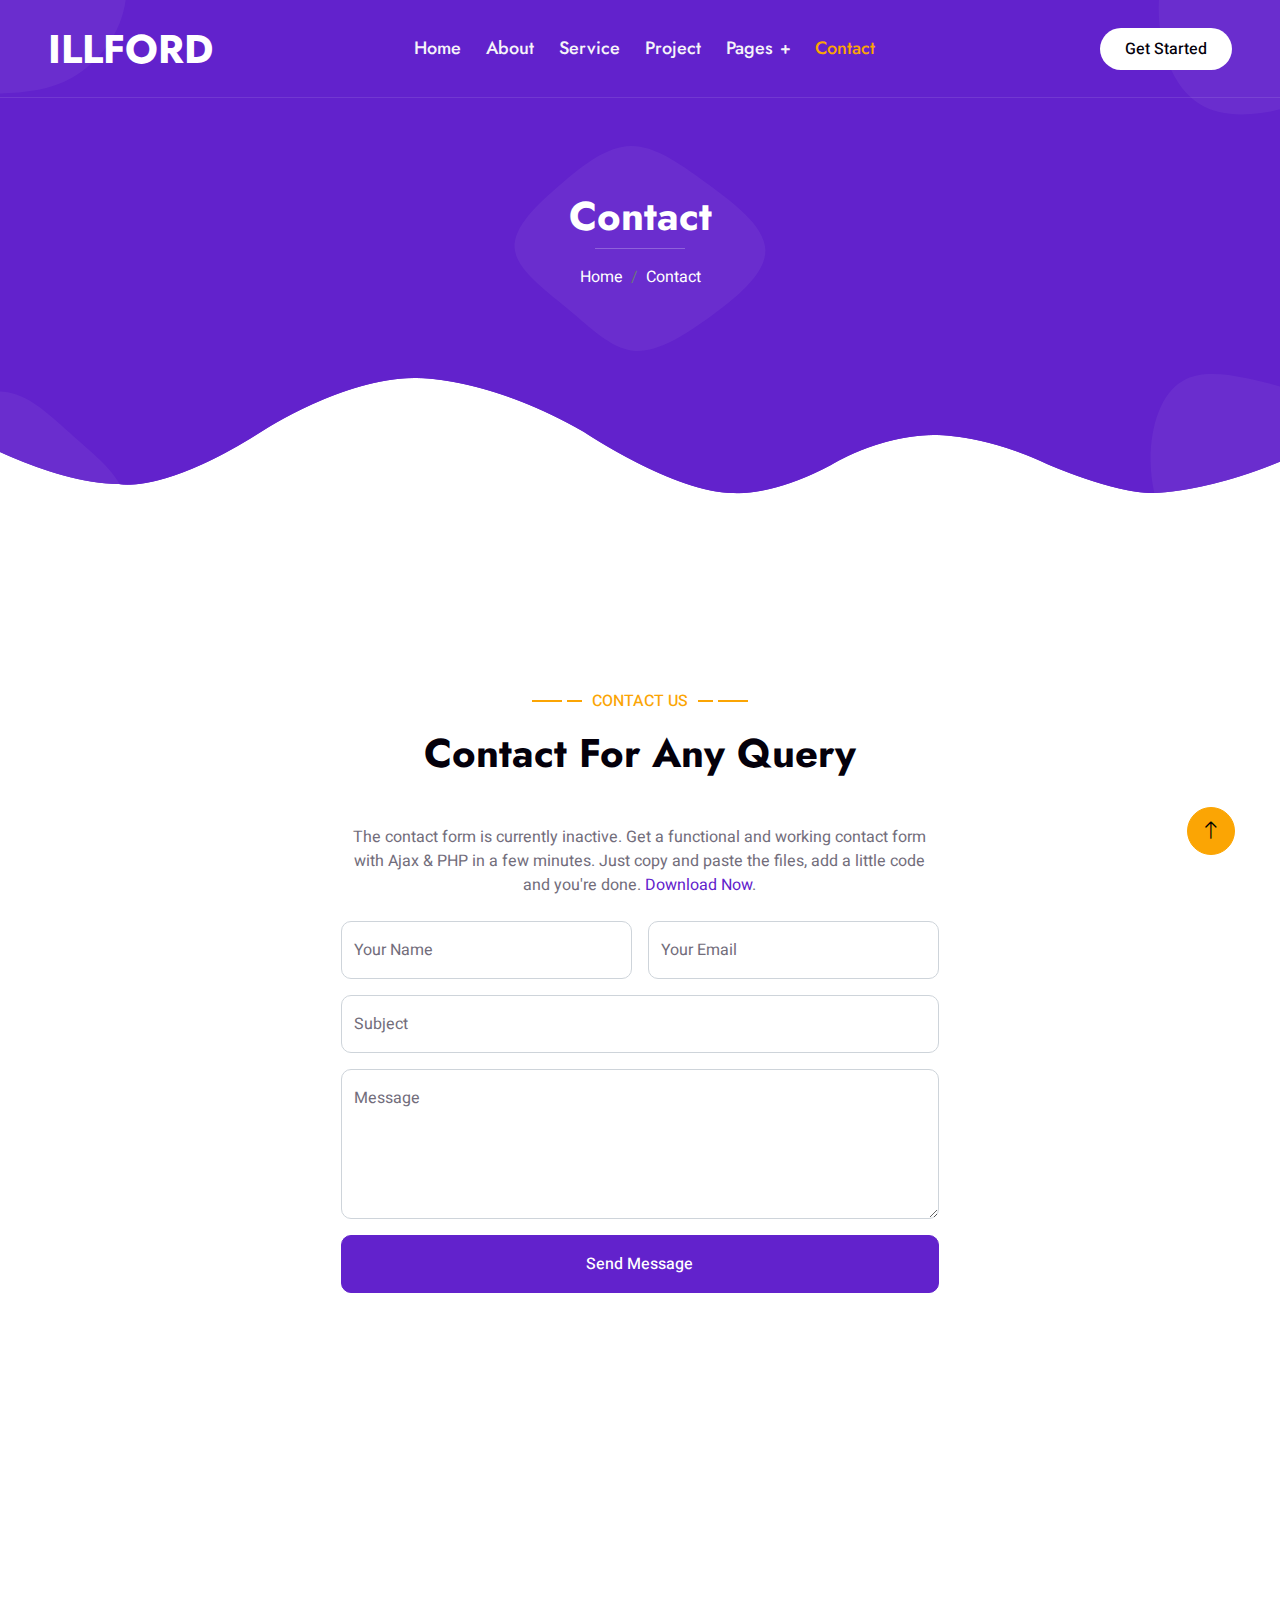
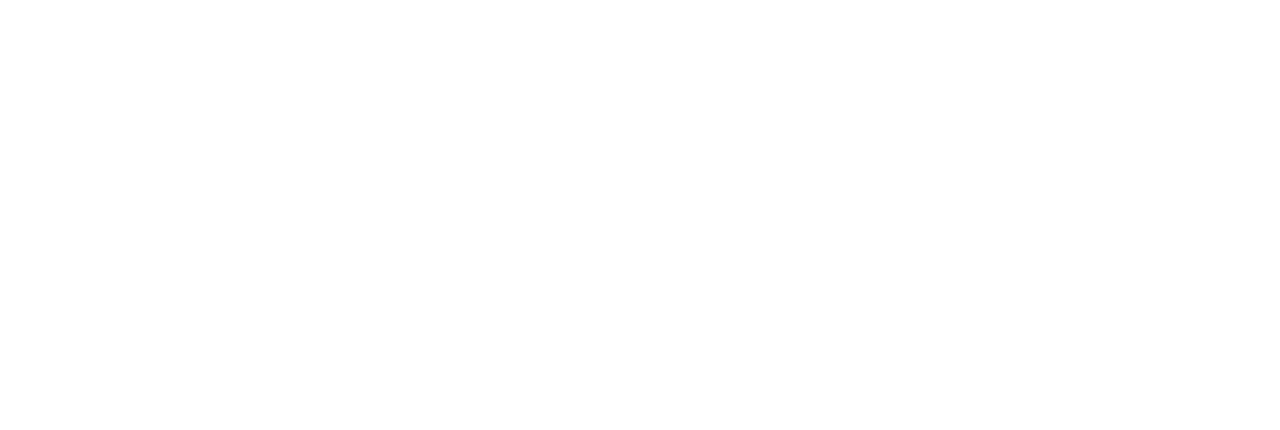
<file: contact.html>
<!DOCTYPE html>
<html lang="en">

<head>
    <meta charset="utf-8">
    <title>ILLFORD</title>
    <meta content="width=device-width, initial-scale=1.0" name="viewport">
    <meta content="" name="keywords">
    <meta content="" name="description">

    <!-- Favicon -->
    <link href="img/favicon.ico" rel="icon">

    <!-- Google Web Fonts -->
    <link rel="preconnect" href="https://fonts.googleapis.com">
    <link rel="preconnect" href="https://fonts.gstatic.com" crossorigin>
    <link href="https://fonts.googleapis.com/css2?family=Heebo:wght@400;500&family=Jost:wght@500;600;700&display=swap" rel="stylesheet"> 

    <!-- Icon Font Stylesheet -->
    <link href="https://cdnjs.cloudflare.com/ajax/libs/font-awesome/5.10.0/css/all.min.css" rel="stylesheet">
    <link href="https://cdn.jsdelivr.net/npm/bootstrap-icons@1.4.1/font/bootstrap-icons.css" rel="stylesheet">

    <!-- Libraries Stylesheet -->
    <link href="lib/animate/animate.min.css" rel="stylesheet">
    <link href="lib/owlcarousel/assets/owl.carousel.min.css" rel="stylesheet">
    <link href="lib/lightbox/css/lightbox.min.css" rel="stylesheet">

    <!-- Customized Bootstrap Stylesheet -->
    <link href="css/bootstrap.min.css" rel="stylesheet">

    <!-- Template Stylesheet -->
    <link href="css/style.css" rel="stylesheet">
</head>

<body>
    <div class="container-xxl bg-white p-0">
        <!-- Spinner Start -->
        <div id="spinner" class="show bg-white position-fixed translate-middle w-100 vh-100 top-50 start-50 d-flex align-items-center justify-content-center">
            <div class="spinner-grow text-primary" style="width: 3rem; height: 3rem;" role="status">
                <span class="sr-only">Loading...</span>
            </div>
        </div>
        <!-- Spinner End -->


        <!-- Navbar & Hero Start -->
        <div class="container-xxl position-relative p-0">
            <nav class="navbar navbar-expand-lg navbar-light px-4 px-lg-5 py-3 py-lg-0">
                <a href="" class="navbar-brand p-0">
                    <h1 class="m-0">ILLFORD</h1>
                    <!-- <img src="img/logo.png" alt="Logo"> -->
                </a>
                <button class="navbar-toggler" type="button" data-bs-toggle="collapse" data-bs-target="#navbarCollapse">
                    <span class="fa fa-bars"></span>
                </button>
                <div class="collapse navbar-collapse" id="navbarCollapse">
                    <div class="navbar-nav mx-auto py-0">
                        <a href="index.html" class="nav-item nav-link">Home</a>
                        <a href="about.html" class="nav-item nav-link">About</a>
                        <a href="service.html" class="nav-item nav-link">Service</a>
                        <a href="project.html" class="nav-item nav-link">Project</a>
                        <div class="nav-item dropdown">
                            <a href="#" class="nav-link dropdown-toggle" data-bs-toggle="dropdown">Pages</a>
                           
                        </div>
                        <a href="contact.html" class="nav-item nav-link active">Contact</a>
                    </div>
                    <a href="" class="btn rounded-pill py-2 px-4 ms-3 d-none d-lg-block">Get Started</a>
                </div>
            </nav>

            <div class="container-xxl py-5 bg-primary hero-header">
                <div class="container my-5 py-5 px-lg-5">
                    <div class="row g-5 py-5">
                        <div class="col-12 text-center">
                            <h1 class="text-white animated slideInDown">Contact</h1>
                            <hr class="bg-white mx-auto mt-0" style="width: 90px;">
                            <nav aria-label="breadcrumb">
                                <ol class="breadcrumb justify-content-center">
                                    <li class="breadcrumb-item"><a class="text-white" href="#">Home</a></li>
                                   
                                    <li class="breadcrumb-item text-white active" aria-current="page">Contact</li>
                                </ol>
                            </nav>
                        </div>
                    </div>
                </div>
            </div>
        </div>
        <!-- Navbar & Hero End -->


        <!-- Contact Start -->
        <div class="container-xxl py-5">
            <div class="container py-5 px-lg-5">
                <div class="wow fadeInUp" data-wow-delay="0.1s">
                    <p class="section-title text-secondary justify-content-center"><span></span>Contact Us<span></span></p>
                    <h1 class="text-center mb-5">Contact For Any Query</h1>
                </div>
                <div class="row justify-content-center">
                    <div class="col-lg-7">
                        <div class="wow fadeInUp" data-wow-delay="0.3s">
                            <p class="text-center mb-4">The contact form is currently inactive. Get a functional and working contact form with Ajax & PHP in a few minutes. Just copy and paste the files, add a little code and you're done. <a href="https://freewebsitecode.com/contact-form">Download Now</a>.</p>
                            <form>
                                <div class="row g-3">
                                    <div class="col-md-6">
                                        <div class="form-floating">
                                            <input type="text" class="form-control" id="name" placeholder="Your Name">
                                            <label for="name">Your Name</label>
                                        </div>
                                    </div>
                                    <div class="col-md-6">
                                        <div class="form-floating">
                                            <input type="email" class="form-control" id="email" placeholder="Your Email">
                                            <label for="email">Your Email</label>
                                        </div>
                                    </div>
                                    <div class="col-12">
                                        <div class="form-floating">
                                            <input type="text" class="form-control" id="subject" placeholder="Subject">
                                            <label for="subject">Subject</label>
                                        </div>
                                    </div>
                                    <div class="col-12">
                                        <div class="form-floating">
                                            <textarea class="form-control" placeholder="Leave a message here" id="message" style="height: 150px"></textarea>
                                            <label for="message">Message</label>
                                        </div>
                                    </div>
                                    <div class="col-12">
                                        <button class="btn btn-primary w-100 py-3" type="submit">Send Message</button>
                                    </div>
                                </div>
                            </form>
                        </div>
                    </div>
                </div>
            </div>
        </div>
        <!-- Contact End -->
        

      
        <!-- Footer Start -->
        <div class="container-fluid bg-primary text-light footer wow fadeIn" data-wow-delay="0.1s">
            <div class="container py-5 px-lg-5">
                <div class="row g-5">
                    <div class="col-md-6 col-lg-3">
                        <p class="section-title text-white h5 mb-4">Address<span></span></p>
                        <p><i class="fa fa-map-marker-alt me-3"></i>ERNAKULAM, INDIA,</p>
                        <p><i class="fa fa-phone-alt me-3"></i>+012 345 67890</p>
                        <p><i class="fa fa-envelope me-3"></i>illford@example.com</p>
                        <div class="d-flex pt-2">
                            <a class="btn btn-outline-light btn-social" href=""><i class="fab fa-twitter"></i></a>
                            <a class="btn btn-outline-light btn-social" href=""><i class="fab fa-facebook-f"></i></a>
                            <a class="btn btn-outline-light btn-social" href=""><i class="fab fa-instagram"></i></a>
                            <a class="btn btn-outline-light btn-social" href=""><i class="fab fa-linkedin-in"></i></a>
                        </div>
                    </div>
                    <div class="col-md-6 col-lg-3">
                        <p class="section-title text-white h5 mb-4">Quick Link<span></span></p>
                        <a class="btn btn-link" href="">About Us</a>
                        <a class="btn btn-link" href="">Contact Us</a>
                        <a class="btn btn-link" href="">Privacy Policy</a>
                        <a class="btn btn-link" href="">Terms & Condition</a>
                        <a class="btn btn-link" href="">Career</a>
                    </div>
                    <div class="col-md-6 col-lg-3">
                        <p class="section-title text-white h5 mb-4">Gallery<span></span></p>
                        <div class="row g-2">
                            <div class="col-4">
                                <img class="img-fluid" src="img/portfolio-1.jpg" alt="Image">
                            </div>
                            <div class="col-4">
                                <img class="img-fluid" src="img/portfolio-2.jpg" alt="Image">
                            </div>
                            <div class="col-4">
                                <img class="img-fluid" src="img/portfolio-3.jpg" alt="Image">
                            </div>
                            <div class="col-4">
                                <img class="img-fluid" src="img/portfolio-4.jpg" alt="Image">
                            </div>
                            <div class="col-4">
                                <img class="img-fluid" src="img/portfolio-5.jpg" alt="Image">
                            </div>
                            <div class="col-4">
                                <img class="img-fluid" src="img/portfolio-6.jpg" alt="Image">
                            </div>
                        </div>
                    </div>
                    <div class="col-md-6 col-lg-3">
                        <p class="section-title text-white h5 mb-4">Newsletter<span></span></p>
                        <p>Lorem ipsum dolor sit amet elit. Phasellus nec pretium mi. Curabitur facilisis ornare velit non vulpu</p>
                        <div class="position-relative w-100 mt-3">
                            <input class="form-control border-0 rounded-pill w-100 ps-4 pe-5" type="text" placeholder="Your Email" style="height: 48px;">
                            <button type="button" class="btn shadow-none position-absolute top-0 end-0 mt-1 me-2"><i class="fa fa-paper-plane text-primary fs-4"></i></button>
                        </div>
                    </div>
                </div>
            </div>
            <div class="container px-lg-5">
                <div class="copyright">
                    <div class="row">
                        <div class="col-md-6 text-center text-md-start mb-3 mb-md-0">
                            &copy; <a class="border-bottom" href="https://freewebsitecode.com">Illford</a>, All Right Reserved. 
							
							
							
                        </div>
                        <div class="col-md-6 text-center text-md-end">
                            <div class="footer-menu">
                                <a href="">Home</a>
                                <a href="">Cookies</a>
                                <a href="">Help</a>
                                <a href="">FQAs</a>
                            </div>
                        </div>
                    </div>
                </div>
            </div>
        </div>
        <!-- Footer End -->


        <!-- Back to Top -->
        <a href="#" class="btn btn-lg btn-secondary btn-lg-square back-to-top"><i class="bi bi-arrow-up"></i></a>
    </div>

    <!-- JavaScript Libraries -->
    <script src="https://code.jquery.com/jquery-3.4.1.min.js"></script>
    <script src="https://cdn.jsdelivr.net/npm/bootstrap@5.0.0/dist/js/bootstrap.bundle.min.js"></script>
    <script src="lib/wow/wow.min.js"></script>
    <script src="lib/easing/easing.min.js"></script>
    <script src="lib/waypoints/waypoints.min.js"></script>
    <script src="lib/counterup/counterup.min.js"></script>
    <script src="lib/owlcarousel/owl.carousel.min.js"></script>
    <script src="lib/isotope/isotope.pkgd.min.js"></script>
    <script src="lib/lightbox/js/lightbox.min.js"></script>

    <!-- Template Javascript -->
    <script src="js/main.js"></script>
</body>

</html>
</file>
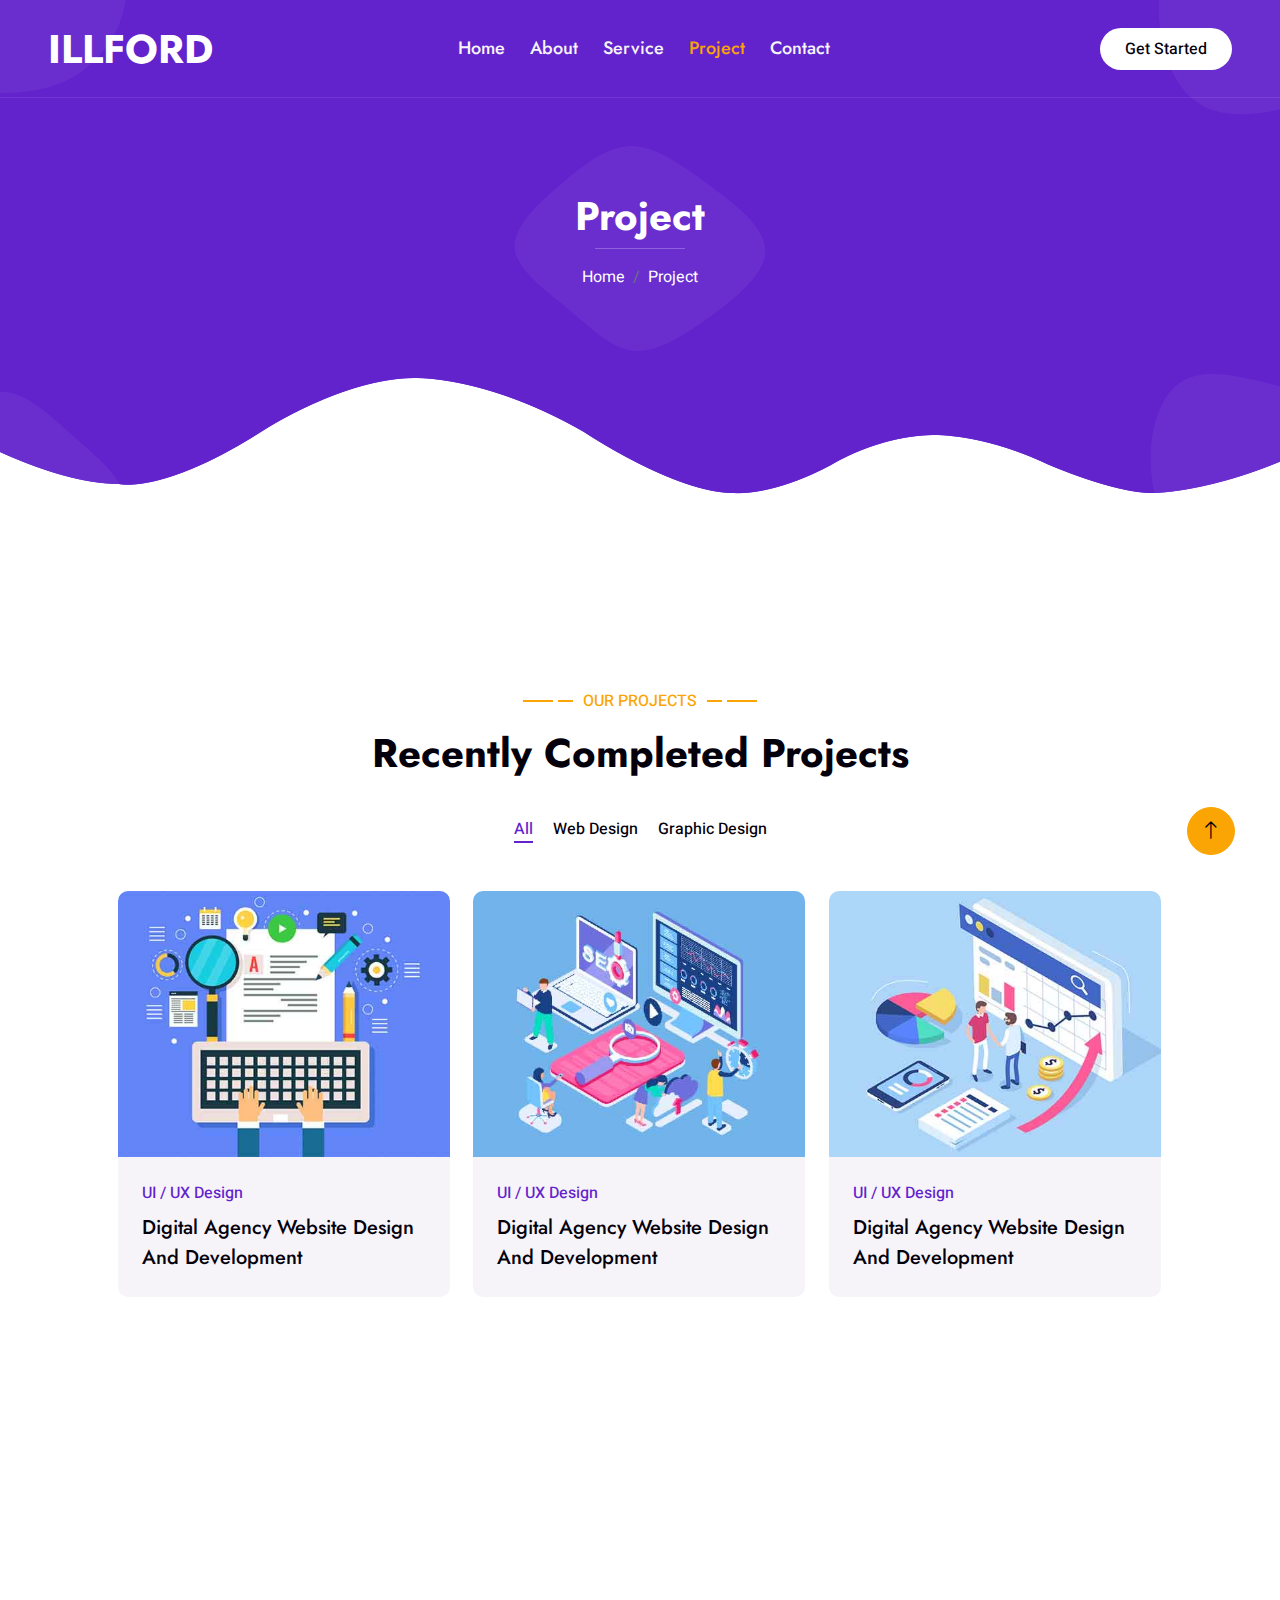
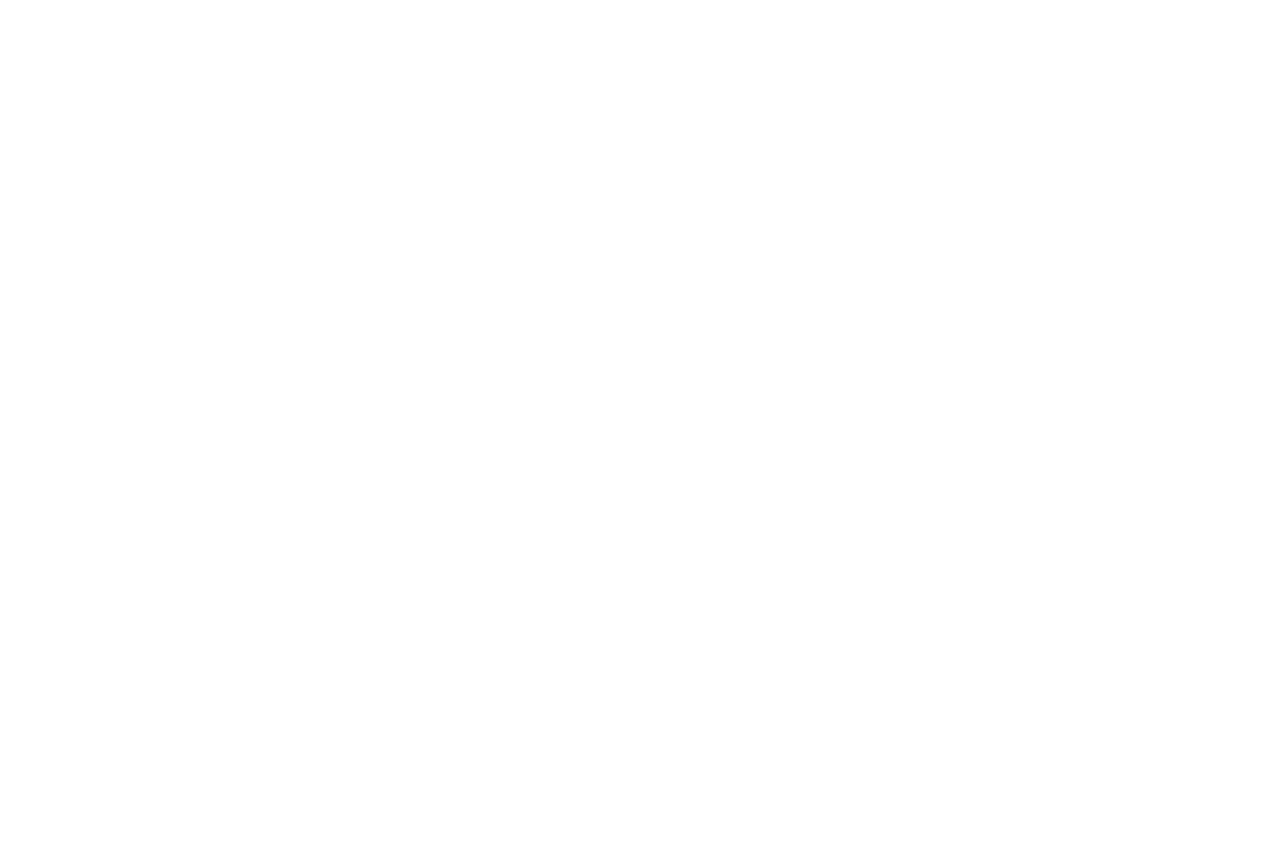
<file: project.html>
<!DOCTYPE html>
<html lang="en">

<head>
    <meta charset="utf-8">
    <title>ILLFORD</title>
    <meta content="width=device-width, initial-scale=1.0" name="viewport">
    <meta content="" name="keywords">
    <meta content="" name="description">

    <!-- Favicon -->
    <link href="img/favicon.ico" rel="icon">

    <!-- Google Web Fonts -->
    <link rel="preconnect" href="https://fonts.googleapis.com">
    <link rel="preconnect" href="https://fonts.gstatic.com" crossorigin>
    <link href="https://fonts.googleapis.com/css2?family=Heebo:wght@400;500&family=Jost:wght@500;600;700&display=swap" rel="stylesheet"> 

    <!-- Icon Font Stylesheet -->
    <link href="https://cdnjs.cloudflare.com/ajax/libs/font-awesome/5.10.0/css/all.min.css" rel="stylesheet">
    <link href="https://cdn.jsdelivr.net/npm/bootstrap-icons@1.4.1/font/bootstrap-icons.css" rel="stylesheet">

    <!-- Libraries Stylesheet -->
    <link href="lib/animate/animate.min.css" rel="stylesheet">
    <link href="lib/owlcarousel/assets/owl.carousel.min.css" rel="stylesheet">
    <link href="lib/lightbox/css/lightbox.min.css" rel="stylesheet">

    <!-- Customized Bootstrap Stylesheet -->
    <link href="css/bootstrap.min.css" rel="stylesheet">

    <!-- Template Stylesheet -->
    <link href="css/style.css" rel="stylesheet">
</head>

<body>
    <div class="container-xxl bg-white p-0">
        <!-- Spinner Start -->
        <div id="spinner" class="show bg-white position-fixed translate-middle w-100 vh-100 top-50 start-50 d-flex align-items-center justify-content-center">
            <div class="spinner-grow text-primary" style="width: 3rem; height: 3rem;" role="status">
                <span class="sr-only">Loading...</span>
            </div>
        </div>
        <!-- Spinner End -->


        <!-- Navbar & Hero Start -->
        <div class="container-xxl position-relative p-0">
            <nav class="navbar navbar-expand-lg navbar-light px-4 px-lg-5 py-3 py-lg-0">
                <a href="" class="navbar-brand p-0">
                    <h1 class="m-0">ILLFORD</h1>
                    <!-- <img src="img/logo.png" alt="Logo"> -->
                </a>
                <button class="navbar-toggler" type="button" data-bs-toggle="collapse" data-bs-target="#navbarCollapse">
                    <span class="fa fa-bars"></span>
                </button>
                <div class="collapse navbar-collapse" id="navbarCollapse">
                    <div class="navbar-nav mx-auto py-0">
                        <a href="index.html" class="nav-item nav-link">Home</a>
                        <a href="about.html" class="nav-item nav-link">About</a>
                        <a href="service.html" class="nav-item nav-link">Service</a>
                        <a href="project.html" class="nav-item nav-link active">Project</a>
                        <div class="nav-item dropdown">
                            
                        </div>
                        <a href="contact.html" class="nav-item nav-link">Contact</a>
                    </div>
                    <a href="" class="btn rounded-pill py-2 px-4 ms-3 d-none d-lg-block">Get Started</a>
                </div>
            </nav>

            <div class="container-xxl py-5 bg-primary hero-header">
                <div class="container my-5 py-5 px-lg-5">
                    <div class="row g-5 py-5">
                        <div class="col-12 text-center">
                            <h1 class="text-white animated slideInDown">Project</h1>
                            <hr class="bg-white mx-auto mt-0" style="width: 90px;">
                            <nav aria-label="breadcrumb">
                                <ol class="breadcrumb justify-content-center">
                                    <li class="breadcrumb-item"><a class="text-white" href="#">Home</a></li>
                                  
                                    <li class="breadcrumb-item text-white active" aria-current="page">Project</li>
                                </ol>
                            </nav>
                        </div>
                    </div>
                </div>
            </div>
        </div>
        <!-- Navbar & Hero End -->


        <!-- Projects Start -->
        <div class="container-xxl py-5">
            <div class="container py-5 px-lg-5">
                <div class="wow fadeInUp" data-wow-delay="0.1s">
                    <p class="section-title text-secondary justify-content-center"><span></span>Our Projects<span></span></p>
                    <h1 class="text-center mb-5">Recently Completed Projects</h1>
                </div>
                <div class="row mt-n2 wow fadeInUp" data-wow-delay="0.3s">
                    <div class="col-12 text-center">
                        <ul class="list-inline mb-5" id="portfolio-flters">
                            <li class="mx-2 active" data-filter="*">All</li>
                            <li class="mx-2" data-filter=".first">Web Design</li>
                            <li class="mx-2" data-filter=".second">Graphic Design</li>
                        </ul>
                    </div>
                </div>
                <div class="row g-4 portfolio-container">
                    <div class="col-lg-4 col-md-6 portfolio-item first wow fadeInUp" data-wow-delay="0.1s">
                        <div class="rounded overflow-hidden">
                            <div class="position-relative overflow-hidden">
                                <img class="img-fluid w-100" src="img/portfolio-1.jpg" alt="">
                                <div class="portfolio-overlay">
                                    <a class="btn btn-square btn-outline-light mx-1" href="img/portfolio-1.jpg" data-lightbox="portfolio"><i class="fa fa-eye"></i></a>
                                    <a class="btn btn-square btn-outline-light mx-1" href=""><i class="fa fa-link"></i></a>
                                </div>
                            </div>
                            <div class="bg-light p-4">
                                <p class="text-primary fw-medium mb-2">UI / UX Design</p>
                                <h5 class="lh-base mb-0">Digital Agency Website Design And Development</a>
                            </div>
                        </div>
                    </div>
                    <div class="col-lg-4 col-md-6 portfolio-item second wow fadeInUp" data-wow-delay="0.3s">
                        <div class="rounded overflow-hidden">
                            <div class="position-relative overflow-hidden">
                                <img class="img-fluid w-100" src="img/portfolio-2.jpg" alt="">
                                <div class="portfolio-overlay">
                                    <a class="btn btn-square btn-outline-light mx-1" href="img/portfolio-2.jpg" data-lightbox="portfolio"><i class="fa fa-eye"></i></a>
                                    <a class="btn btn-square btn-outline-light mx-1" href=""><i class="fa fa-link"></i></a>
                                </div>
                            </div>
                            <div class="bg-light p-4">
                                <p class="text-primary fw-medium mb-2">UI / UX Design</p>
                                <h5 class="lh-base mb-0">Digital Agency Website Design And Development</a>
                            </div>
                        </div>
                    </div>
                    <div class="col-lg-4 col-md-6 portfolio-item first wow fadeInUp" data-wow-delay="0.5s">
                        <div class="rounded overflow-hidden">
                            <div class="position-relative overflow-hidden">
                                <img class="img-fluid w-100" src="img/portfolio-3.jpg" alt="">
                                <div class="portfolio-overlay">
                                    <a class="btn btn-square btn-outline-light mx-1" href="img/portfolio-3.jpg" data-lightbox="portfolio"><i class="fa fa-eye"></i></a>
                                    <a class="btn btn-square btn-outline-light mx-1" href=""><i class="fa fa-link"></i></a>
                                </div>
                            </div>
                            <div class="bg-light p-4">
                                <p class="text-primary fw-medium mb-2">UI / UX Design</p>
                                <h5 class="lh-base mb-0">Digital Agency Website Design And Development</a>
                            </div>
                        </div>
                    </div>
                    <div class="col-lg-4 col-md-6 portfolio-item second wow fadeInUp" data-wow-delay="0.1s">
                        <div class="rounded overflow-hidden">
                            <div class="position-relative overflow-hidden">
                                <img class="img-fluid w-100" src="img/portfolio-4.jpg" alt="">
                                <div class="portfolio-overlay">
                                    <a class="btn btn-square btn-outline-light mx-1" href="img/portfolio-4.jpg" data-lightbox="portfolio"><i class="fa fa-eye"></i></a>
                                    <a class="btn btn-square btn-outline-light mx-1" href=""><i class="fa fa-link"></i></a>
                                </div>
                            </div>
                            <div class="bg-light p-4">
                                <p class="text-primary fw-medium mb-2">UI / UX Design</p>
                                <h5 class="lh-base mb-0">Digital Agency Website Design And Development</a>
                            </div>
                        </div>
                    </div>
                    <div class="col-lg-4 col-md-6 portfolio-item first wow fadeInUp" data-wow-delay="0.3s">
                        <div class="rounded overflow-hidden">
                            <div class="position-relative overflow-hidden">
                                <img class="img-fluid w-100" src="img/portfolio-5.jpg" alt="">
                                <div class="portfolio-overlay">
                                    <a class="btn btn-square btn-outline-light mx-1" href="img/portfolio-5.jpg" data-lightbox="portfolio"><i class="fa fa-eye"></i></a>
                                    <a class="btn btn-square btn-outline-light mx-1" href=""><i class="fa fa-link"></i></a>
                                </div>
                            </div>
                            <div class="bg-light p-4">
                                <p class="text-primary fw-medium mb-2">UI / UX Design</p>
                                <h5 class="lh-base mb-0">Digital Agency Website Design And Development</a>
                            </div>
                        </div>
                    </div>
                    <div class="col-lg-4 col-md-6 portfolio-item second wow fadeInUp" data-wow-delay="0.5s">
                        <div class="rounded overflow-hidden">
                            <div class="position-relative overflow-hidden">
                                <img class="img-fluid w-100" src="img/portfolio-6.jpg" alt="">
                                <div class="portfolio-overlay">
                                    <a class="btn btn-square btn-outline-light mx-1" href="img/portfolio-6.jpg" data-lightbox="portfolio"><i class="fa fa-eye"></i></a>
                                    <a class="btn btn-square btn-outline-light mx-1" href=""><i class="fa fa-link"></i></a>
                                </div>
                            </div>
                            <div class="bg-light p-4">
                                <p class="text-primary fw-medium mb-2">UI / UX Design</p>
                                <h5 class="lh-base mb-0">Digital Agency Website Design And Development</a>
                            </div>
                        </div>
                    </div>
                </div>
            </div>
        </div>
        <!-- Projects End -->
        

     
        <!-- Footer Start -->
        <div class="container-fluid bg-primary text-light footer wow fadeIn" data-wow-delay="0.1s">
            <div class="container py-5 px-lg-5">
                <div class="row g-5">
                    <div class="col-md-6 col-lg-3">
                        <p class="section-title text-white h5 mb-4">Address<span></span></p>
                        <p><i class="fa fa-map-marker-alt me-3"></i>ERNAKULAM, INDIA,</p>
                        <p><i class="fa fa-phone-alt me-3"></i>+012 345 67890</p>
                        <p><i class="fa fa-envelope me-3"></i>illford@example.com</p>
                        <div class="d-flex pt-2">
                            <a class="btn btn-outline-light btn-social" href=""><i class="fab fa-twitter"></i></a>
                            <a class="btn btn-outline-light btn-social" href=""><i class="fab fa-facebook-f"></i></a>
                            <a class="btn btn-outline-light btn-social" href=""><i class="fab fa-instagram"></i></a>
                            <a class="btn btn-outline-light btn-social" href=""><i class="fab fa-linkedin-in"></i></a>
                        </div>
                    </div>
                    <div class="col-md-6 col-lg-3">
                        <p class="section-title text-white h5 mb-4">Quick Link<span></span></p>
                        <a class="btn btn-link" href="">About Us</a>
                        <a class="btn btn-link" href="">Contact Us</a>
                        <a class="btn btn-link" href="">Privacy Policy</a>
                        <a class="btn btn-link" href="">Terms & Condition</a>
                        <a class="btn btn-link" href="">Career</a>
                    </div>
                    <div class="col-md-6 col-lg-3">
                        <p class="section-title text-white h5 mb-4">Gallery<span></span></p>
                        <div class="row g-2">
                            <div class="col-4">
                                <img class="img-fluid" src="img/portfolio-1.jpg" alt="Image">
                            </div>
                            <div class="col-4">
                                <img class="img-fluid" src="img/portfolio-2.jpg" alt="Image">
                            </div>
                            <div class="col-4">
                                <img class="img-fluid" src="img/portfolio-3.jpg" alt="Image">
                            </div>
                            <div class="col-4">
                                <img class="img-fluid" src="img/portfolio-4.jpg" alt="Image">
                            </div>
                            <div class="col-4">
                                <img class="img-fluid" src="img/portfolio-5.jpg" alt="Image">
                            </div>
                            <div class="col-4">
                                <img class="img-fluid" src="img/portfolio-6.jpg" alt="Image">
                            </div>
                        </div>
                    </div>
                    <div class="col-md-6 col-lg-3">
                        <p class="section-title text-white h5 mb-4">Newsletter<span></span></p>
                        <p>Lorem ipsum dolor sit amet elit. Phasellus nec pretium mi. Curabitur facilisis ornare velit non vulpu</p>
                        <div class="position-relative w-100 mt-3">
                            <input class="form-control border-0 rounded-pill w-100 ps-4 pe-5" type="text" placeholder="Your Email" style="height: 48px;">
                            <button type="button" class="btn shadow-none position-absolute top-0 end-0 mt-1 me-2"><i class="fa fa-paper-plane text-primary fs-4"></i></button>
                        </div>
                    </div>
                </div>
            </div>
            <div class="container px-lg-5">
                <div class="copyright">
                    <div class="row">
                        <div class="col-md-6 text-center text-md-start mb-3 mb-md-0">
                            &copy; <a class="border-bottom" href="https://freewebsitecode.com">Illford</a>, All Right Reserved. 
							
							
							
                        </div>
                        <div class="col-md-6 text-center text-md-end">
                            <div class="footer-menu">
                                <a href="">Home</a>
                                <a href="">Cookies</a>
                                <a href="">Help</a>
                                <a href="">FQAs</a>
                            </div>
                        </div>
                    </div>
                </div>
            </div>
        </div>
        <!-- Footer End -->


        <!-- Back to Top -->
        <a href="#" class="btn btn-lg btn-secondary btn-lg-square back-to-top"><i class="bi bi-arrow-up"></i></a>
    </div>

    <!-- JavaScript Libraries -->
    <script src="https://code.jquery.com/jquery-3.4.1.min.js"></script>
    <script src="https://cdn.jsdelivr.net/npm/bootstrap@5.0.0/dist/js/bootstrap.bundle.min.js"></script>
    <script src="lib/wow/wow.min.js"></script>
    <script src="lib/easing/easing.min.js"></script>
    <script src="lib/waypoints/waypoints.min.js"></script>
    <script src="lib/counterup/counterup.min.js"></script>
    <script src="lib/owlcarousel/owl.carousel.min.js"></script>
    <script src="lib/isotope/isotope.pkgd.min.js"></script>
    <script src="lib/lightbox/js/lightbox.min.js"></script>

    <!-- Template Javascript -->
    <script src="js/main.js"></script>
</body>

</html>
</file>
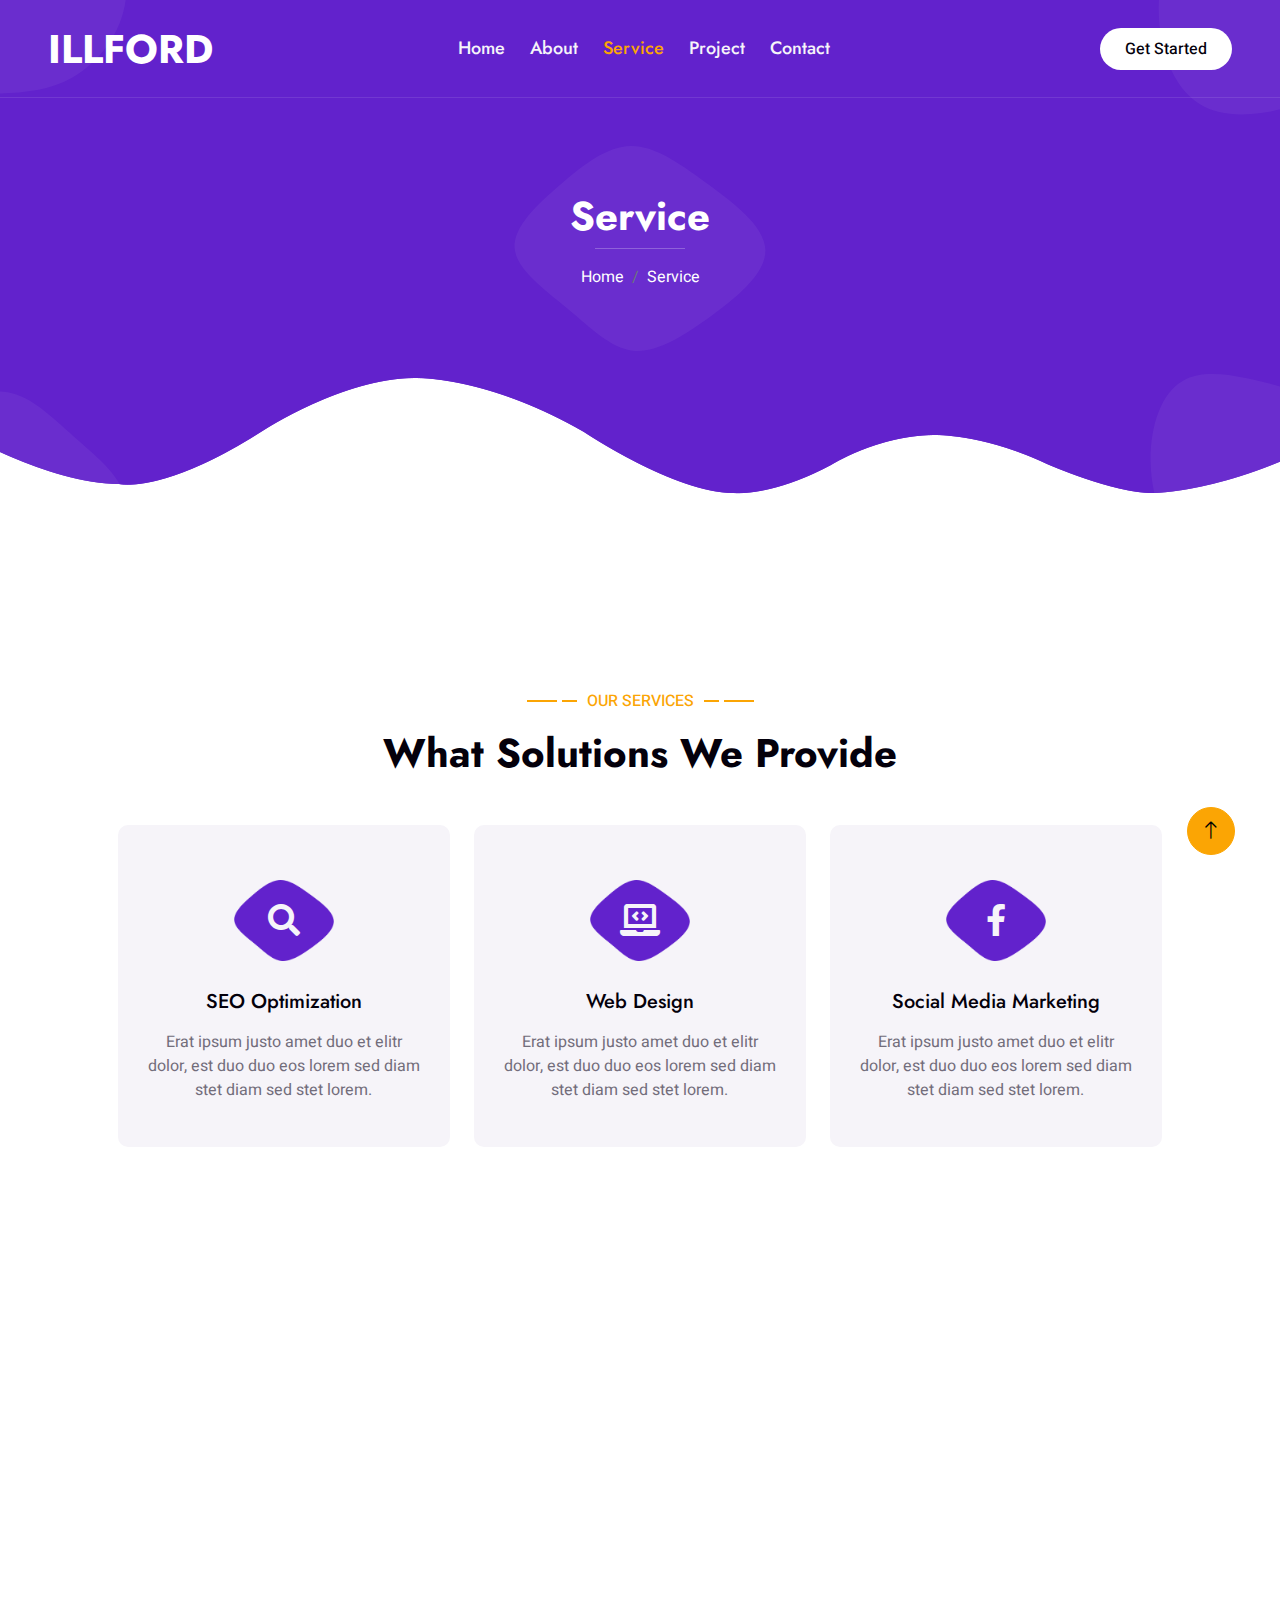
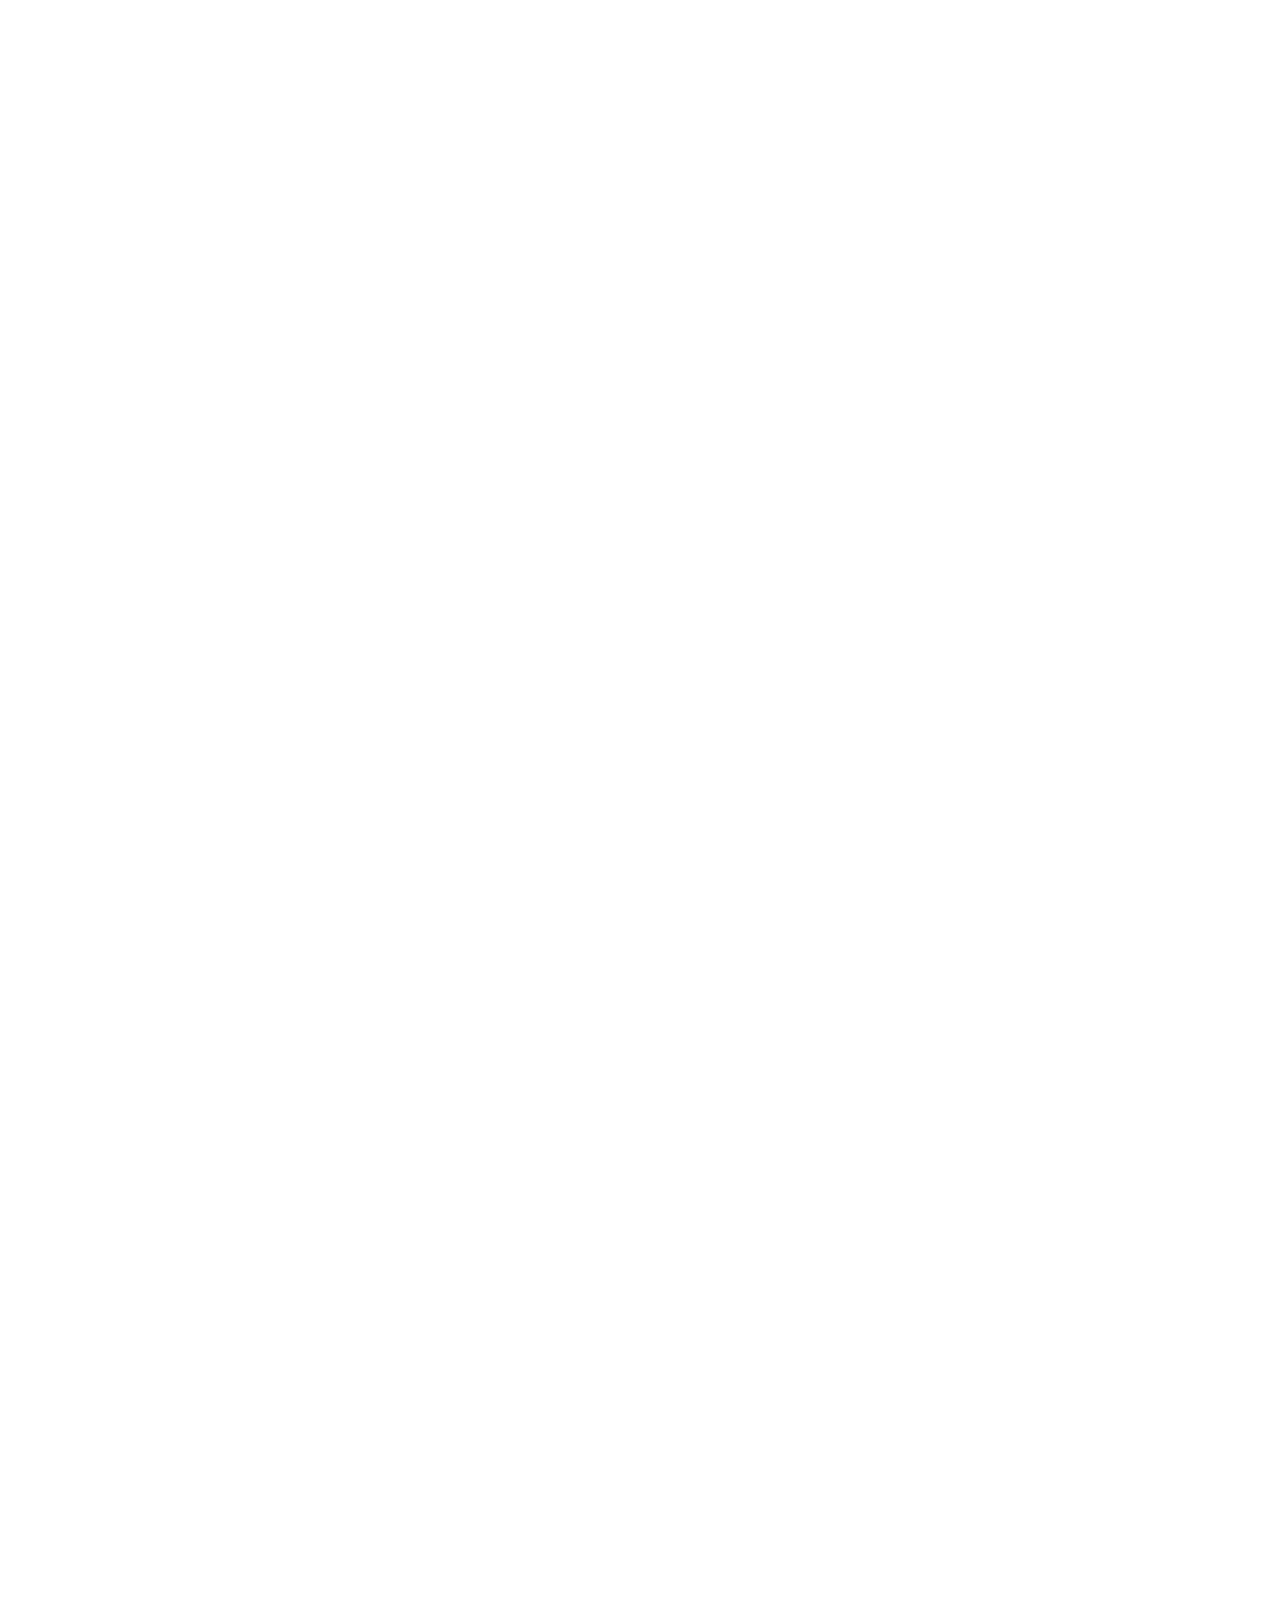
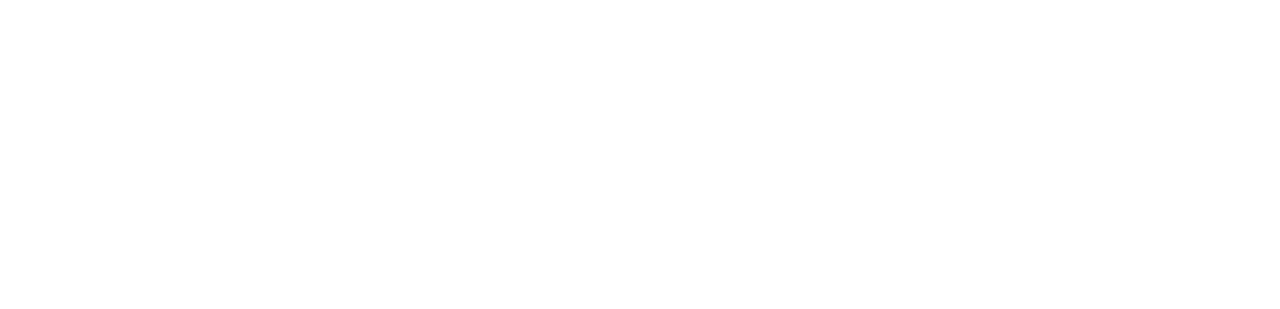
<file: service.html>
<!DOCTYPE html>
<html lang="en">

<head>
    <meta charset="utf-8">
    <title>ILLFORD</title>
    <meta content="width=device-width, initial-scale=1.0" name="viewport">
    <meta content="" name="keywords">
    <meta content="" name="description">

    <!-- Favicon -->
    <link href="img/favicon.ico" rel="icon">

    <!-- Google Web Fonts -->
    <link rel="preconnect" href="https://fonts.googleapis.com">
    <link rel="preconnect" href="https://fonts.gstatic.com" crossorigin>
    <link href="https://fonts.googleapis.com/css2?family=Heebo:wght@400;500&family=Jost:wght@500;600;700&display=swap" rel="stylesheet"> 

    <!-- Icon Font Stylesheet -->
    <link href="https://cdnjs.cloudflare.com/ajax/libs/font-awesome/5.10.0/css/all.min.css" rel="stylesheet">
    <link href="https://cdn.jsdelivr.net/npm/bootstrap-icons@1.4.1/font/bootstrap-icons.css" rel="stylesheet">

    <!-- Libraries Stylesheet -->
    <link href="lib/animate/animate.min.css" rel="stylesheet">
    <link href="lib/owlcarousel/assets/owl.carousel.min.css" rel="stylesheet">
    <link href="lib/lightbox/css/lightbox.min.css" rel="stylesheet">

    <!-- Customized Bootstrap Stylesheet -->
    <link href="css/bootstrap.min.css" rel="stylesheet">

    <!-- Template Stylesheet -->
    <link href="css/style.css" rel="stylesheet">
</head>

<body>
    <div class="container-xxl bg-white p-0">
        <!-- Spinner Start -->
        <div id="spinner" class="show bg-white position-fixed translate-middle w-100 vh-100 top-50 start-50 d-flex align-items-center justify-content-center">
            <div class="spinner-grow text-primary" style="width: 3rem; height: 3rem;" role="status">
                <span class="sr-only">Loading...</span>
            </div>
        </div>
        <!-- Spinner End -->


        <!-- Navbar & Hero Start -->
        <div class="container-xxl position-relative p-0">
            <nav class="navbar navbar-expand-lg navbar-light px-4 px-lg-5 py-3 py-lg-0">
                <a href="" class="navbar-brand p-0">
                    <h1 class="m-0">ILLFORD</h1>
                    <!-- <img src="img/logo.png" alt="Logo"> -->
                </a>
                <button class="navbar-toggler" type="button" data-bs-toggle="collapse" data-bs-target="#navbarCollapse">
                    <span class="fa fa-bars"></span>
                </button>
                <div class="collapse navbar-collapse" id="navbarCollapse">
                    <div class="navbar-nav mx-auto py-0">
                        <a href="index.html" class="nav-item nav-link">Home</a>
                        <a href="about.html" class="nav-item nav-link">About</a>
                        <a href="service.html" class="nav-item nav-link active">Service</a>
                        <a href="project.html" class="nav-item nav-link">Project</a>
                        <div class="nav-item dropdown">
                           
                        </div>
                        <a href="contact.html" class="nav-item nav-link">Contact</a>
                    </div>
                    <a href="" class="btn rounded-pill py-2 px-4 ms-3 d-none d-lg-block">Get Started</a>
                </div>
            </nav>

            <div class="container-xxl py-5 bg-primary hero-header">
                <div class="container my-5 py-5 px-lg-5">
                    <div class="row g-5 py-5">
                        <div class="col-12 text-center">
                            <h1 class="text-white animated slideInDown">Service</h1>
                            <hr class="bg-white mx-auto mt-0" style="width: 90px;">
                            <nav aria-label="breadcrumb">
                                <ol class="breadcrumb justify-content-center">
                                    <li class="breadcrumb-item"><a class="text-white" href="#">Home</a></li>
                                   
                                    <li class="breadcrumb-item text-white active" aria-current="page">Service</li>
                                </ol>
                            </nav>
                        </div>
                    </div>
                </div>
            </div>
        </div>
        <!-- Navbar & Hero End -->


        <!-- Service Start -->
        <div class="container-xxl py-5">
            <div class="container py-5 px-lg-5">
                <div class="wow fadeInUp" data-wow-delay="0.1s">
                    <p class="section-title text-secondary justify-content-center"><span></span>Our Services<span></span></p>
                    <h1 class="text-center mb-5">What Solutions We Provide</h1>
                </div>
                <div class="row g-4">
                    <div class="col-lg-4 col-md-6 wow fadeInUp" data-wow-delay="0.1s">
                        <div class="service-item d-flex flex-column text-center rounded">
                            <div class="service-icon flex-shrink-0">
                                <i class="fa fa-search fa-2x"></i>
                            </div>
                            <h5 class="mb-3">SEO Optimization</h5>
                            <p class="m-0">Erat ipsum justo amet duo et elitr dolor, est duo duo eos lorem sed diam stet diam sed stet lorem.</p>
                            <a class="btn btn-square" href=""><i class="fa fa-arrow-right"></i></a>
                        </div>
                    </div>
                    <div class="col-lg-4 col-md-6 wow fadeInUp" data-wow-delay="0.3s">
                        <div class="service-item d-flex flex-column text-center rounded">
                            <div class="service-icon flex-shrink-0">
                                <i class="fa fa-laptop-code fa-2x"></i>
                            </div>
                            <h5 class="mb-3">Web Design</h5>
                            <p class="m-0">Erat ipsum justo amet duo et elitr dolor, est duo duo eos lorem sed diam stet diam sed stet lorem.</p>
                            <a class="btn btn-square" href=""><i class="fa fa-arrow-right"></i></a>
                        </div>
                    </div>
                    <div class="col-lg-4 col-md-6 wow fadeInUp" data-wow-delay="0.5s">
                        <div class="service-item d-flex flex-column text-center rounded">
                            <div class="service-icon flex-shrink-0">
                                <i class="fab fa-facebook-f fa-2x"></i>
                            </div>
                            <h5 class="mb-3">Social Media Marketing</h5>
                            <p class="m-0">Erat ipsum justo amet duo et elitr dolor, est duo duo eos lorem sed diam stet diam sed stet lorem.</p>
                            <a class="btn btn-square" href=""><i class="fa fa-arrow-right"></i></a>
                        </div>
                    </div>
                    <div class="col-lg-4 col-md-6 wow fadeInUp" data-wow-delay="0.1s">
                        <div class="service-item d-flex flex-column text-center rounded">
                            <div class="service-icon flex-shrink-0">
                                <i class="fa fa-mail-bulk fa-2x"></i>
                            </div>
                            <h5 class="mb-3">Email Marketing</h5>
                            <p class="m-0">Erat ipsum justo amet duo et elitr dolor, est duo duo eos lorem sed diam stet diam sed stet lorem.</p>
                            <a class="btn btn-square" href=""><i class="fa fa-arrow-right"></i></a>
                        </div>
                    </div>
                    <div class="col-lg-4 col-md-6 wow fadeInUp" data-wow-delay="0.3s">
                        <div class="service-item d-flex flex-column text-center rounded">
                            <div class="service-icon flex-shrink-0">
                                <i class="fa fa-thumbs-up fa-2x"></i>
                            </div>
                            <h5 class="mb-3">PPC Advertising</h5>
                            <p class="m-0">Erat ipsum justo amet duo et elitr dolor, est duo duo eos lorem sed diam stet diam sed stet lorem.</p>
                            <a class="btn btn-square" href=""><i class="fa fa-arrow-right"></i></a>
                        </div>
                    </div>
                    <div class="col-lg-4 col-md-6 wow fadeInUp" data-wow-delay="0.5s">
                        <div class="service-item d-flex flex-column text-center rounded">
                            <div class="service-icon flex-shrink-0">
                                <i class="fab fa-android fa-2x"></i>
                            </div>
                            <h5 class="mb-3">App Development</h5>
                            <p class="m-0">Erat ipsum justo amet duo et elitr dolor, est duo duo eos lorem sed diam stet diam sed stet lorem.</p>
                            <a class="btn btn-square" href=""><i class="fa fa-arrow-right"></i></a>
                        </div>
                    </div>
                </div>
            </div>
        </div>
        <!-- Service End -->


        <!-- Newsletter Start -->
        <div class="container-xxl bg-primary newsletter py-5 wow fadeInUp" data-wow-delay="0.1s">
            <div class="container py-5 px-lg-5">
                <div class="row justify-content-center">
                    <div class="col-lg-7 text-center">
                        <p class="section-title text-white justify-content-center"><span></span>Newsletter<span></span></p>
                        <h1 class="text-center text-white mb-4">Stay Always In Touch</h1>
                        <p class="text-white mb-4">Diam dolor diam ipsum et tempor sit. Aliqu diam amet diam et eos labore. Clita erat ipsum et lorem et sit sed stet lorem sit clita duo justo</p>
                        <div class="position-relative w-100 mt-3">
                            <input class="form-control border-0 rounded-pill w-100 ps-4 pe-5" type="text" placeholder="Enter Your Email" style="height: 48px;">
                            <button type="button" class="btn shadow-none position-absolute top-0 end-0 mt-1 me-2"><i class="fa fa-paper-plane text-primary fs-4"></i></button>
                        </div>
                    </div>
                </div>
            </div>
        </div>
        <!-- Newsletter End -->


        <!-- Testimonial Start -->
        <div class="container-xxl py-5 wow fadeInUp" data-wow-delay="0.1s">
            <div class="container py-5 px-lg-5">
                <p class="section-title text-secondary justify-content-center"><span></span>Testimonial<span></span></p>
                <h1 class="text-center mb-5">What Say Our Clients!</h1>
                <div class="owl-carousel testimonial-carousel">
                    <div class="testimonial-item bg-light rounded my-4">
                        <p class="fs-5"><i class="fa fa-quote-left fa-4x text-primary mt-n4 me-3"></i>Diam dolor diam ipsum sit. Aliqu diam amet diam et eos. Clita erat ipsum et lorem et sit sed stet lorem sit clita duo justo.</p>
                        <div class="d-flex align-items-center">
                            <img class="img-fluid flex-shrink-0 rounded-circle" src="img/testimonial-1.jpg" style="width: 65px; height: 65px;">
                            <div class="ps-4">
                                <h5 class="mb-1">Client Name</h5>
                                <span>Profession</span>
                            </div>
                        </div>
                    </div>
                    <div class="testimonial-item bg-light rounded my-4">
                        <p class="fs-5"><i class="fa fa-quote-left fa-4x text-primary mt-n4 me-3"></i>Diam dolor diam ipsum sit. Aliqu diam amet diam et eos. Clita erat ipsum et lorem et sit sed stet lorem sit clita duo justo.</p>
                        <div class="d-flex align-items-center">
                            <img class="img-fluid flex-shrink-0 rounded-circle" src="img/testimonial-2.jpg" style="width: 65px; height: 65px;">
                            <div class="ps-4">
                                <h5 class="mb-1">Client Name</h5>
                                <span>Profession</span>
                            </div>
                        </div>
                    </div>
                    <div class="testimonial-item bg-light rounded my-4">
                        <p class="fs-5"><i class="fa fa-quote-left fa-4x text-primary mt-n4 me-3"></i>Diam dolor diam ipsum sit. Aliqu diam amet diam et eos. Clita erat ipsum et lorem et sit sed stet lorem sit clita duo justo.</p>
                        <div class="d-flex align-items-center">
                            <img class="img-fluid flex-shrink-0 rounded-circle" src="img/testimonial-3.jpg" style="width: 65px; height: 65px;">
                            <div class="ps-4">
                                <h5 class="mb-1">Client Name</h5>
                                <span>Profession</span>
                            </div>
                        </div>
                    </div>
                </div>
            </div>
        </div>
        <!-- Testimonial End -->
        

        <!-- Footer Start -->
        <div class="container-fluid bg-primary text-light footer wow fadeIn" data-wow-delay="0.1s">
            <div class="container py-5 px-lg-5">
                <div class="row g-5">
                    <div class="col-md-6 col-lg-3">
                        <p class="section-title text-white h5 mb-4">Address<span></span></p>
                        <p><i class="fa fa-map-marker-alt me-3"></i>ERNAKULAM, INDIA,</p>
                        <p><i class="fa fa-phone-alt me-3"></i>+012 345 67890</p>
                        <p><i class="fa fa-envelope me-3"></i>illford@example.com</p>
                        <div class="d-flex pt-2">
                            <a class="btn btn-outline-light btn-social" href=""><i class="fab fa-twitter"></i></a>
                            <a class="btn btn-outline-light btn-social" href=""><i class="fab fa-facebook-f"></i></a>
                            <a class="btn btn-outline-light btn-social" href=""><i class="fab fa-instagram"></i></a>
                            <a class="btn btn-outline-light btn-social" href=""><i class="fab fa-linkedin-in"></i></a>
                        </div>
                    </div>
                    <div class="col-md-6 col-lg-3">
                        <p class="section-title text-white h5 mb-4">Quick Link<span></span></p>
                        <a class="btn btn-link" href="">About Us</a>
                        <a class="btn btn-link" href="">Contact Us</a>
                        <a class="btn btn-link" href="">Privacy Policy</a>
                        <a class="btn btn-link" href="">Terms & Condition</a>
                        <a class="btn btn-link" href="">Career</a>
                    </div>
                    <div class="col-md-6 col-lg-3">
                        <p class="section-title text-white h5 mb-4">Gallery<span></span></p>
                        <div class="row g-2">
                            <div class="col-4">
                                <img class="img-fluid" src="img/portfolio-1.jpg" alt="Image">
                            </div>
                            <div class="col-4">
                                <img class="img-fluid" src="img/portfolio-2.jpg" alt="Image">
                            </div>
                            <div class="col-4">
                                <img class="img-fluid" src="img/portfolio-3.jpg" alt="Image">
                            </div>
                            <div class="col-4">
                                <img class="img-fluid" src="img/portfolio-4.jpg" alt="Image">
                            </div>
                            <div class="col-4">
                                <img class="img-fluid" src="img/portfolio-5.jpg" alt="Image">
                            </div>
                            <div class="col-4">
                                <img class="img-fluid" src="img/portfolio-6.jpg" alt="Image">
                            </div>
                        </div>
                    </div>
                    <div class="col-md-6 col-lg-3">
                        <p class="section-title text-white h5 mb-4">Newsletter<span></span></p>
                        <p>Lorem ipsum dolor sit amet elit. Phasellus nec pretium mi. Curabitur facilisis ornare velit non vulpu</p>
                        <div class="position-relative w-100 mt-3">
                            <input class="form-control border-0 rounded-pill w-100 ps-4 pe-5" type="text" placeholder="Your Email" style="height: 48px;">
                            <button type="button" class="btn shadow-none position-absolute top-0 end-0 mt-1 me-2"><i class="fa fa-paper-plane text-primary fs-4"></i></button>
                        </div>
                    </div>
                </div>
            </div>
            <div class="container px-lg-5">
                <div class="copyright">
                    <div class="row">
                        <div class="col-md-6 text-center text-md-start mb-3 mb-md-0">
                            &copy; <a class="border-bottom" href="https://freewebsitecode.com">Illford</a>, All Right Reserved. 
							
							
							
                        </div>
                        <div class="col-md-6 text-center text-md-end">
                            <div class="footer-menu">
                                <a href="">Home</a>
                                <a href="">Cookies</a>
                                <a href="">Help</a>
                                <a href="">FQAs</a>
                            </div>
                        </div>
                    </div>
                </div>
            </div>
        </div>
        <!-- Footer End -->


        <!-- Back to Top -->
        <a href="#" class="btn btn-lg btn-secondary btn-lg-square back-to-top"><i class="bi bi-arrow-up"></i></a>
    </div>

    <!-- JavaScript Libraries -->
    <script src="https://code.jquery.com/jquery-3.4.1.min.js"></script>
    <script src="https://cdn.jsdelivr.net/npm/bootstrap@5.0.0/dist/js/bootstrap.bundle.min.js"></script>
    <script src="lib/wow/wow.min.js"></script>
    <script src="lib/easing/easing.min.js"></script>
    <script src="lib/waypoints/waypoints.min.js"></script>
    <script src="lib/counterup/counterup.min.js"></script>
    <script src="lib/owlcarousel/owl.carousel.min.js"></script>
    <script src="lib/isotope/isotope.pkgd.min.js"></script>
    <script src="lib/lightbox/js/lightbox.min.js"></script>

    <!-- Template Javascript -->
    <script src="js/main.js"></script>
</body>

</html>
</file>
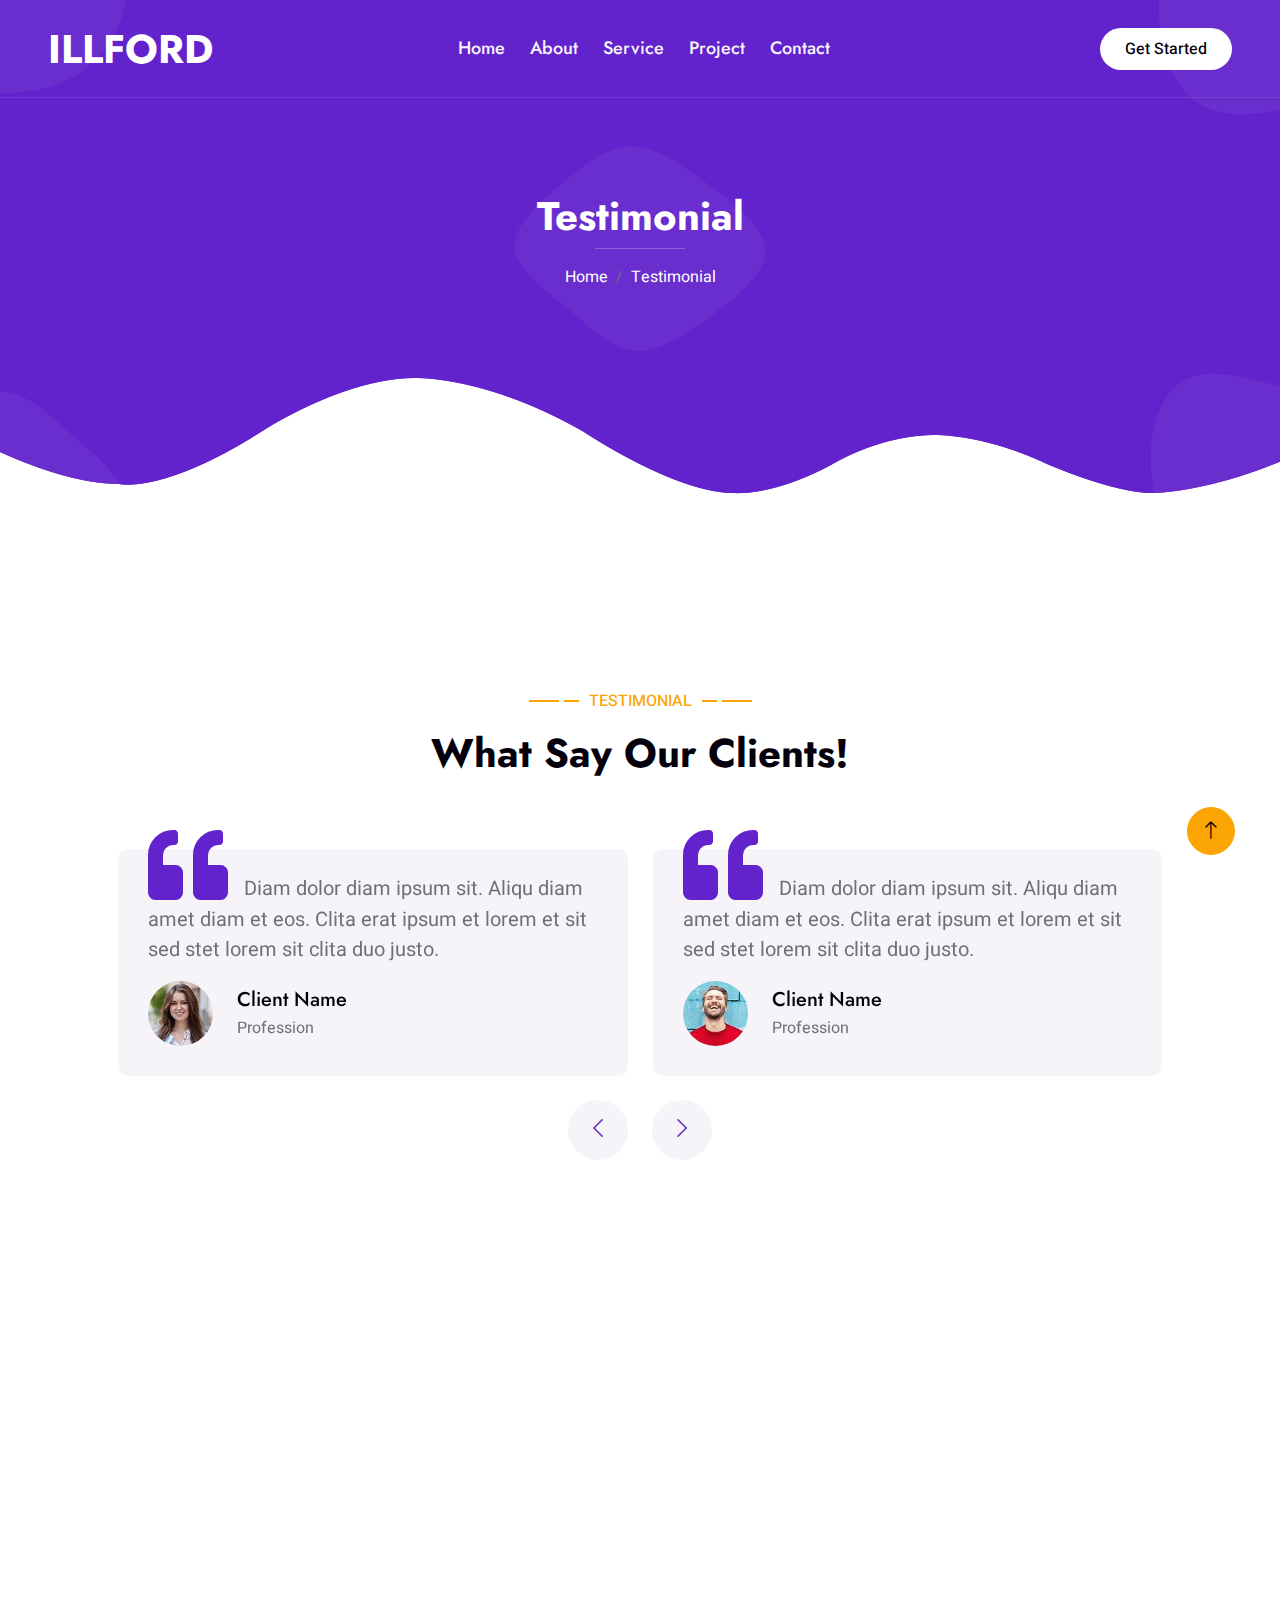
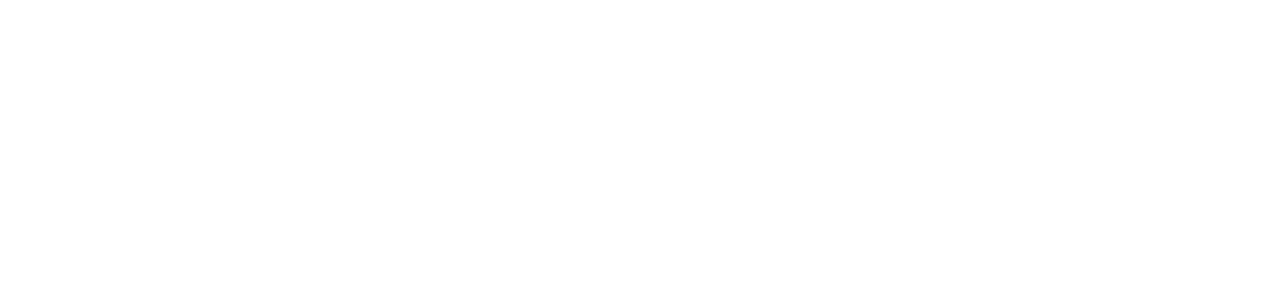
<file: testimonial.html>
<!DOCTYPE html>
<html lang="en">

<head>
    <meta charset="utf-8">
    <title>ILLFORD</title>
    <meta content="width=device-width, initial-scale=1.0" name="viewport">
    <meta content="" name="keywords">
    <meta content="" name="description">

    <!-- Favicon -->
    <link href="img/favicon.ico" rel="icon">

    <!-- Google Web Fonts -->
    <link rel="preconnect" href="https://fonts.googleapis.com">
    <link rel="preconnect" href="https://fonts.gstatic.com" crossorigin>
    <link href="https://fonts.googleapis.com/css2?family=Heebo:wght@400;500&family=Jost:wght@500;600;700&display=swap" rel="stylesheet"> 

    <!-- Icon Font Stylesheet -->
    <link href="https://cdnjs.cloudflare.com/ajax/libs/font-awesome/5.10.0/css/all.min.css" rel="stylesheet">
    <link href="https://cdn.jsdelivr.net/npm/bootstrap-icons@1.4.1/font/bootstrap-icons.css" rel="stylesheet">

    <!-- Libraries Stylesheet -->
    <link href="lib/animate/animate.min.css" rel="stylesheet">
    <link href="lib/owlcarousel/assets/owl.carousel.min.css" rel="stylesheet">
    <link href="lib/lightbox/css/lightbox.min.css" rel="stylesheet">

    <!-- Customized Bootstrap Stylesheet -->
    <link href="css/bootstrap.min.css" rel="stylesheet">

    <!-- Template Stylesheet -->
    <link href="css/style.css" rel="stylesheet">
</head>

<body>
    <div class="container-xxl bg-white p-0">
        <!-- Spinner Start -->
        <div id="spinner" class="show bg-white position-fixed translate-middle w-100 vh-100 top-50 start-50 d-flex align-items-center justify-content-center">
            <div class="spinner-grow text-primary" style="width: 3rem; height: 3rem;" role="status">
                <span class="sr-only">Loading...</span>
            </div>
        </div>
        <!-- Spinner End -->


        <!-- Navbar & Hero Start -->
        <div class="container-xxl position-relative p-0">
            <nav class="navbar navbar-expand-lg navbar-light px-4 px-lg-5 py-3 py-lg-0">
                <a href="" class="navbar-brand p-0">
                    <h1 class="m-0">ILLFORD</h1>
                    <!-- <img src="img/logo.png" alt="Logo"> -->
                </a>
                <button class="navbar-toggler" type="button" data-bs-toggle="collapse" data-bs-target="#navbarCollapse">
                    <span class="fa fa-bars"></span>
                </button>
                <div class="collapse navbar-collapse" id="navbarCollapse">
                    <div class="navbar-nav mx-auto py-0">
                        <a href="index.html" class="nav-item nav-link">Home</a>
                        <a href="about.html" class="nav-item nav-link">About</a>
                        <a href="service.html" class="nav-item nav-link">Service</a>
                        <a href="project.html" class="nav-item nav-link">Project</a>
                        <div class="nav-item dropdown">
                            
                        </div>
                        <a href="contact.html" class="nav-item nav-link">Contact</a>
                    </div>
                    <a href="" class="btn rounded-pill py-2 px-4 ms-3 d-none d-lg-block">Get Started</a>
                </div>
            </nav>

            <div class="container-xxl py-5 bg-primary hero-header">
                <div class="container my-5 py-5 px-lg-5">
                    <div class="row g-5 py-5">
                        <div class="col-12 text-center">
                            <h1 class="text-white animated slideInDown">Testimonial</h1>
                            <hr class="bg-white mx-auto mt-0" style="width: 90px;">
                            <nav aria-label="breadcrumb">
                                <ol class="breadcrumb justify-content-center">
                                    <li class="breadcrumb-item"><a class="text-white" href="#">Home</a></li>
                              
                                    <li class="breadcrumb-item text-white active" aria-current="page">Testimonial</li>
                                </ol>
                            </nav>
                        </div>
                    </div>
                </div>
            </div>
        </div>
        <!-- Navbar & Hero End -->
        

        <!-- Testimonial Start -->
        <div class="container-xxl py-5 wow fadeInUp" data-wow-delay="0.1s">
            <div class="container py-5 px-lg-5">
                <p class="section-title text-secondary justify-content-center"><span></span>Testimonial<span></span></p>
                <h1 class="text-center mb-5">What Say Our Clients!</h1>
                <div class="owl-carousel testimonial-carousel">
                    <div class="testimonial-item bg-light rounded my-4">
                        <p class="fs-5"><i class="fa fa-quote-left fa-4x text-primary mt-n4 me-3"></i>Diam dolor diam ipsum sit. Aliqu diam amet diam et eos. Clita erat ipsum et lorem et sit sed stet lorem sit clita duo justo.</p>
                        <div class="d-flex align-items-center">
                            <img class="img-fluid flex-shrink-0 rounded-circle" src="img/testimonial-1.jpg" style="width: 65px; height: 65px;">
                            <div class="ps-4">
                                <h5 class="mb-1">Client Name</h5>
                                <span>Profession</span>
                            </div>
                        </div>
                    </div>
                    <div class="testimonial-item bg-light rounded my-4">
                        <p class="fs-5"><i class="fa fa-quote-left fa-4x text-primary mt-n4 me-3"></i>Diam dolor diam ipsum sit. Aliqu diam amet diam et eos. Clita erat ipsum et lorem et sit sed stet lorem sit clita duo justo.</p>
                        <div class="d-flex align-items-center">
                            <img class="img-fluid flex-shrink-0 rounded-circle" src="img/testimonial-2.jpg" style="width: 65px; height: 65px;">
                            <div class="ps-4">
                                <h5 class="mb-1">Client Name</h5>
                                <span>Profession</span>
                            </div>
                        </div>
                    </div>
                    <div class="testimonial-item bg-light rounded my-4">
                        <p class="fs-5"><i class="fa fa-quote-left fa-4x text-primary mt-n4 me-3"></i>Diam dolor diam ipsum sit. Aliqu diam amet diam et eos. Clita erat ipsum et lorem et sit sed stet lorem sit clita duo justo.</p>
                        <div class="d-flex align-items-center">
                            <img class="img-fluid flex-shrink-0 rounded-circle" src="img/testimonial-3.jpg" style="width: 65px; height: 65px;">
                            <div class="ps-4">
                                <h5 class="mb-1">Client Name</h5>
                                <span>Profession</span>
                            </div>
                        </div>
                    </div>
                </div>
            </div>
        </div>
        <!-- Testimonial End -->
        

        <!-- Footer Start -->
        <div class="container-fluid bg-primary text-light footer wow fadeIn" data-wow-delay="0.1s">
            <div class="container py-5 px-lg-5">
                <div class="row g-5">
                    <div class="col-md-6 col-lg-3">
                        <p class="section-title text-white h5 mb-4">Address<span></span></p>
                        <p><i class="fa fa-map-marker-alt me-3"></i>ERNAKULAM, INDIA,</p>
                        <p><i class="fa fa-phone-alt me-3"></i>+012 345 67890</p>
                        <p><i class="fa fa-envelope me-3"></i>illford@example.com</p>
                        <div class="d-flex pt-2">
                            <a class="btn btn-outline-light btn-social" href=""><i class="fab fa-twitter"></i></a>
                            <a class="btn btn-outline-light btn-social" href=""><i class="fab fa-facebook-f"></i></a>
                            <a class="btn btn-outline-light btn-social" href=""><i class="fab fa-instagram"></i></a>
                            <a class="btn btn-outline-light btn-social" href=""><i class="fab fa-linkedin-in"></i></a>
                        </div>
                    </div>
                    <div class="col-md-6 col-lg-3">
                        <p class="section-title text-white h5 mb-4">Quick Link<span></span></p>
                        <a class="btn btn-link" href="">About Us</a>
                        <a class="btn btn-link" href="">Contact Us</a>
                        <a class="btn btn-link" href="">Privacy Policy</a>
                        <a class="btn btn-link" href="">Terms & Condition</a>
                        <a class="btn btn-link" href="">Career</a>
                    </div>
                    <div class="col-md-6 col-lg-3">
                        <p class="section-title text-white h5 mb-4">Gallery<span></span></p>
                        <div class="row g-2">
                            <div class="col-4">
                                <img class="img-fluid" src="img/portfolio-1.jpg" alt="Image">
                            </div>
                            <div class="col-4">
                                <img class="img-fluid" src="img/portfolio-2.jpg" alt="Image">
                            </div>
                            <div class="col-4">
                                <img class="img-fluid" src="img/portfolio-3.jpg" alt="Image">
                            </div>
                            <div class="col-4">
                                <img class="img-fluid" src="img/portfolio-4.jpg" alt="Image">
                            </div>
                            <div class="col-4">
                                <img class="img-fluid" src="img/portfolio-5.jpg" alt="Image">
                            </div>
                            <div class="col-4">
                                <img class="img-fluid" src="img/portfolio-6.jpg" alt="Image">
                            </div>
                        </div>
                    </div>
                    <div class="col-md-6 col-lg-3">
                        <p class="section-title text-white h5 mb-4">Newsletter<span></span></p>
                        <p>Lorem ipsum dolor sit amet elit. Phasellus nec pretium mi. Curabitur facilisis ornare velit non vulpu</p>
                        <div class="position-relative w-100 mt-3">
                            <input class="form-control border-0 rounded-pill w-100 ps-4 pe-5" type="text" placeholder="Your Email" style="height: 48px;">
                            <button type="button" class="btn shadow-none position-absolute top-0 end-0 mt-1 me-2"><i class="fa fa-paper-plane text-primary fs-4"></i></button>
                        </div>
                    </div>
                </div>
            </div>
            <div class="container px-lg-5">
                <div class="copyright">
                    <div class="row">
                        <div class="col-md-6 text-center text-md-start mb-3 mb-md-0">
                            &copy; <a class="border-bottom" href="https://freewebsitecode.com">Illford</a>, All Right Reserved. 
							
							
							
                        </div>
                        <div class="col-md-6 text-center text-md-end">
                            <div class="footer-menu">
                                <a href="">Home</a>
                                <a href="">Cookies</a>
                                <a href="">Help</a>
                                <a href="">FQAs</a>
                            </div>
                        </div>
                    </div>
                </div>
            </div>
        </div>
        <!-- Footer End -->


        <!-- Back to Top -->
        <a href="#" class="btn btn-lg btn-secondary btn-lg-square back-to-top"><i class="bi bi-arrow-up"></i></a>
    </div>

    <!-- JavaScript Libraries -->
    <script src="https://code.jquery.com/jquery-3.4.1.min.js"></script>
    <script src="https://cdn.jsdelivr.net/npm/bootstrap@5.0.0/dist/js/bootstrap.bundle.min.js"></script>
    <script src="lib/wow/wow.min.js"></script>
    <script src="lib/easing/easing.min.js"></script>
    <script src="lib/waypoints/waypoints.min.js"></script>
    <script src="lib/counterup/counterup.min.js"></script>
    <script src="lib/owlcarousel/owl.carousel.min.js"></script>
    <script src="lib/isotope/isotope.pkgd.min.js"></script>
    <script src="lib/lightbox/js/lightbox.min.js"></script>

    <!-- Template Javascript -->
    <script src="js/main.js"></script>
</body>

</html>
</file>
<file: css/style.css>
/********** Template CSS **********/
:root {
    --primary: #6222CC;
    --secondary: #FBA504;
    --light: #F6F4F9;
    --dark: #04000B;
}


/*** Spinner ***/
#spinner {
    opacity: 0;
    visibility: hidden;
    transition: opacity .5s ease-out, visibility 0s linear .5s;
    z-index: 99999;
}

#spinner.show {
    transition: opacity .5s ease-out, visibility 0s linear 0s;
    visibility: visible;
    opacity: 1;
}

.back-to-top {
    position: fixed;
    display: none;
    right: 45px;
    bottom: 45px;
    z-index: 99;
}


/*** Heading ***/
h1,
h2,
.fw-bold {
    font-weight: 700 !important;
}
h6{
    color: white;
}

h3,
h4,
.fw-semi-bold {
    font-weight: 600 !important;
}

h5,
h6,
.fw-medium {
    font-weight: 500 !important;
}


/*** Button ***/
.btn {
    font-weight: 500;
    transition: .5s;
}

.btn:hover {
    box-shadow: 0 0 10px rgba(0, 0, 0, .5);
}

.btn-square {
    width: 38px;
    height: 38px;
}

.btn-sm-square {
    width: 32px;
    height: 32px;
}

.btn-lg-square {
    width: 48px;
    height: 48px;
}

.btn-square,
.btn-sm-square,
.btn-lg-square {
    padding: 0;
    display: flex;
    align-items: center;
    justify-content: center;
    font-weight: normal;
    border-radius: 50px;
}


/*** Navbar ***/
.navbar .dropdown-toggle::after {
    border: none;
    content: "\f067";
    font-family: "Font Awesome 5 Free";
    font-size: 10px;
    font-weight: bold;
    vertical-align: middle;
    margin-left: 8px;
}

.navbar-light .navbar-nav .nav-link {
    position: relative;
    margin-right: 25px;
    padding: 35px 0;
    font-family: 'Jost', sans-serif;
    font-size: 18px;
    font-weight: 500;
    color: var(--light) !important;
    outline: none;
    transition: .5s;
}

.sticky-top.navbar-light .navbar-nav .nav-link {
    padding: 20px 0;
    color: var(--dark) !important;
}

.navbar-light .navbar-nav .nav-link:hover,
.navbar-light .navbar-nav .nav-link.active {
    color: var(--secondary) !important;
}

.navbar-light .navbar-brand h1 {
    color: #FFFFFF;
}

.navbar-light .navbar-brand img {
    max-height: 60px;
    transition: .5s;
}

.sticky-top.navbar-light .navbar-brand img {
    max-height: 45px;
}

@media (max-width: 991.98px) {
    .sticky-top.navbar-light {
        position: relative;
        background: #FFFFFF;
    }

    .navbar-light .navbar-collapse {
        margin-top: 15px;
        border-top: 1px solid #DDDDDD;
    }

    .navbar-light .navbar-nav .nav-link,
    .sticky-top.navbar-light .navbar-nav .nav-link {
        padding: 10px 0;
        margin-left: 0;
        color: var(--dark) !important;
    }

    .navbar-light .navbar-brand h1 {
        color: var(--primary);
    }

    .navbar-light .navbar-brand img {
        max-height: 45px;
    }
}

@media (min-width: 992px) {
    .navbar-light {
        position: absolute;
        width: 100%;
        top: 0;
        left: 0;
        border-bottom: 1px solid rgba(256, 256, 256, .1);
        z-index: 999;
    }
    
    .sticky-top.navbar-light {
        position: fixed;
        background: #FFFFFF;
    }

    .sticky-top.navbar-light .navbar-brand h1 {
        color: var(--primary);
    }

    .navbar-light .navbar-nav .nav-item .dropdown-menu {
        display: block;
        border: none;
        margin-top: 0;
        top: 150%;
        opacity: 0;
        visibility: hidden;
        transition: .5s;
    }

    .navbar-light .navbar-nav .nav-item:hover .dropdown-menu {
        top: 100%;
        visibility: visible;
        transition: .5s;
        opacity: 1;
    }

    .navbar-light .btn {
        color: var(--dark);
        background: #FFFFFF;
    }

    .sticky-top.navbar-light .btn {
        color: var(--dark);
        background: var(--secondary);
    }
}


/*** Hero Header ***/
.hero-header {
    margin-bottom: 6rem;
    padding: 18rem 0;
    background:
        url(../img/blob-top-left.png),
        url(../img/blob-top-right.png),
        url(../img/blob-bottom-left.png),
        url(../img/blob-bottom-right.png),
        url(../img/blob-center.png),
        url(../img/bg-bottom.png);
    background-position:
        left 0px top 0px,
        right 0px top 0px,
        left 0px bottom 0px,
        right 0px bottom 0px,
        center center,
        center bottom;
    background-repeat: no-repeat;
}

@media (max-width: 991.98px) {
    .hero-header {
        padding: 6rem 0 9rem 0;
    }
}


/*** Section Title ***/
.section-title {
    position: relative;
    display: flex;
    align-items: center;
    font-weight: 500;
    text-transform: uppercase;
}

.section-title span:first-child,
.section-title span:last-child {
    position: relative;
    display: inline-block;
    margin-right: 30px;
    width: 30px;
    height: 2px;
}

.section-title span:last-child {
    margin-right: 0;
    margin-left: 30px;
}

.section-title span:first-child::after,
.section-title span:last-child::after {
    position: absolute;
    content: "";
    width: 15px;
    height: 2px;
    top: 0;
    right: -20px;
}

.section-title span:last-child::after {
    right: auto;
    left: -20px;
}

.section-title.text-primary span:first-child,
.section-title.text-primary span:last-child,
.section-title.text-primary span:first-child::after,
.section-title.text-primary span:last-child::after {
    background: var(--primary);
}

.section-title.text-secondary span:first-child,
.section-title.text-secondary span:last-child,
.section-title.text-secondary span:first-child::after,
.section-title.text-secondary span:last-child::after {
    background: var(--secondary);
}

.section-title.text-white span:first-child,
.section-title.text-white span:last-child,
.section-title.text-white span:first-child::after,
.section-title.text-white span:last-child::after {
    background: #FFFFFF;
}


/*** Feature ***/
.feature-item {
    transition: .5s;
}

.feature-item:hover {
    margin-top: -15px;
}


/*** About ***/
.progress {
    height: 5px;
}

.progress .progress-bar {
    width: 0px;
    transition: 3s;
}


/*** Fact ***/
.fact {
    margin: 6rem 0;
    background:
        url(../img/blob-top-left.png),
        url(../img/blob-top-right.png),
        url(../img/blob-bottom-left.png),
        url(../img/blob-bottom-right.png),
        url(../img/blob-center.png);
    background-position:
        left 0px top 0px,
        right 0px top 0px,
        left 0px bottom 0px,
        right 0px bottom 0px,
        center center;
    background-repeat: no-repeat;
}


/*** Service ***/
.service-item {
    position: relative;
    padding: 45px 30px;
    background: var(--light);
    overflow: hidden;
    transition: .5s;
}

.service-item:hover {
    margin-top: -15px;
    padding-bottom: 60px;
    background: var(--primary);
}

.service-item .service-icon {
    margin: 0 auto 20px auto;
    width: 100px;
    height: 100px;
    display: flex;
    align-items: center;
    justify-content: center;
    color: var(--light);
    background: url(../img/blob-primary.png) center center no-repeat;
    background-size: contain;
    transition: .5s;
}

.service-item:hover .service-icon {
    color: var(--dark);
    background: url(../img/blob-secondary.png) center center no-repeat;
    background-size: contain;
}

.service-item h5,
.service-item p {
    transition: .5s;
}

.service-item:hover h5,
.service-item:hover p {
    color: #FFFFFF;
}

.service-item a.btn {
    position: absolute;
    bottom: -40px;
    left: 50%;
    transform: translateX(-50%);
    color: var(--primary);
    background: #FFFFFF;
    border-radius: 40px 40px 0 0;
    transition: .5s;
    z-index: 1;
}

.service-item a.btn:hover {
    color: var(--dark);
    background: var(--secondary);
}

.service-item:hover a.btn {
    bottom: 0;
}


/*** Project Portfolio ***/
#portfolio-flters li {
    display: inline-block;
    font-weight: 500;
    color: var(--dark);
    cursor: pointer;
    transition: .5s;
    border-bottom: 2px solid transparent;
}

#portfolio-flters li:hover,
#portfolio-flters li.active {
    color: var(--primary);
    border-color: var(--primary);
}

.portfolio-item img {
    transition: .5s;
}

.portfolio-item:hover img {
    transform: scale(1.1);
}

.portfolio-item .portfolio-overlay {
    position: absolute;
    display: flex;
    align-items: center;
    justify-content: center;
    width: 100%;
    height: 100%;
    top: 0;
    left: 0;
    background: rgba(98, 34, 204, .9);
    transition: .5s;
    opacity: 0;
}

.portfolio-item:hover .portfolio-overlay {
    opacity: 1;
}


/*** Newsletter ***/
.newsletter {
    margin: 6rem 0;
    background:
        url(../img/blob-top-left.png),
        url(../img/blob-top-right.png),
        url(../img/blob-bottom-left.png),
        url(../img/blob-bottom-right.png),
        url(../img/blob-center.png);
    background-position:
        left 0px top 0px,
        right 0px top 0px,
        left 0px bottom 0px,
        right 0px bottom 0px,
        center center;
    background-repeat: no-repeat;
}


/*** Testimonial ***/
.testimonial-carousel .testimonial-item {
    padding: 0 30px 30px 30px;
}

.testimonial-carousel .owl-nav {
    display: flex;
    justify-content: center;
}

.testimonial-carousel .owl-nav .owl-prev,
.testimonial-carousel .owl-nav .owl-next {
    margin: 0 12px;
    width: 60px;
    height: 60px;
    display: flex;
    align-items: center;
    justify-content: center;
    color: var(--primary);
    background: var(--light);
    border-radius: 60px;
    font-size: 22px;
    transition: .5s;
}

.testimonial-carousel .owl-nav .owl-prev:hover,
.testimonial-carousel .owl-nav .owl-next:hover {
    color: #FFFFFF;
    background: var(--primary);
    box-shadow: 0 0 10px rgba(0, 0, 0, .5);
}


/*** Team ***/
.team-item .btn {
    color: var(--primary);
    background: #FFFFFF;
}

.team-item .btn:hover {
    color: #FFFFFF;
    background: var(--primary);
}


/*** Footer ***/
.footer {
    margin-top: 6rem;
    padding-top: 9rem;
    background:
        url(../img/bg-top.png),
        url(../img/map.png);
    background-position:
        center top,
        center center;
    background-repeat: no-repeat;
}

.footer .btn.btn-social {
    margin-right: 5px;
    width: 40px;
    height: 40px;
    display: flex;
    align-items: center;
    justify-content: center;
    color: var(--light);
    border: 1px solid rgba(256, 256, 256, .1);
    border-radius: 40px;
    transition: .3s;
}

.footer .btn.btn-social:hover {
    color: var(--primary);
}

.footer .btn.btn-link {
    display: block;
    margin-bottom: 10px;
    padding: 0;
    text-align: left;
    color: var(--light);
    font-weight: normal;
    transition: .3s;
}

.footer .btn.btn-link::before {
    position: relative;
    content: "\f105";
    font-family: "Font Awesome 5 Free";
    font-weight: 900;
    margin-right: 10px;
}

.footer .btn.btn-link:hover {
    letter-spacing: 1px;
    box-shadow: none;
    color: var(--secondary);
}

.footer .copyright {
    padding: 25px 0;
    font-size: 14px;
    border-top: 1px solid rgba(256, 256, 256, .1);
}

.footer .copyright a {
    color: var(--light);
}

.footer .footer-menu a {
    margin-right: 15px;
    padding-right: 15px;
    border-right: 1px solid rgba(255, 255, 255, .1);
}

.footer .footer-menu a:last-child {
    margin-right: 0;
    padding-right: 0;
    border-right: none;
}

.footer .copyright a:hover,
.footer .footer-menu a:hover {
    color: var(--secondary);
}
</file>
